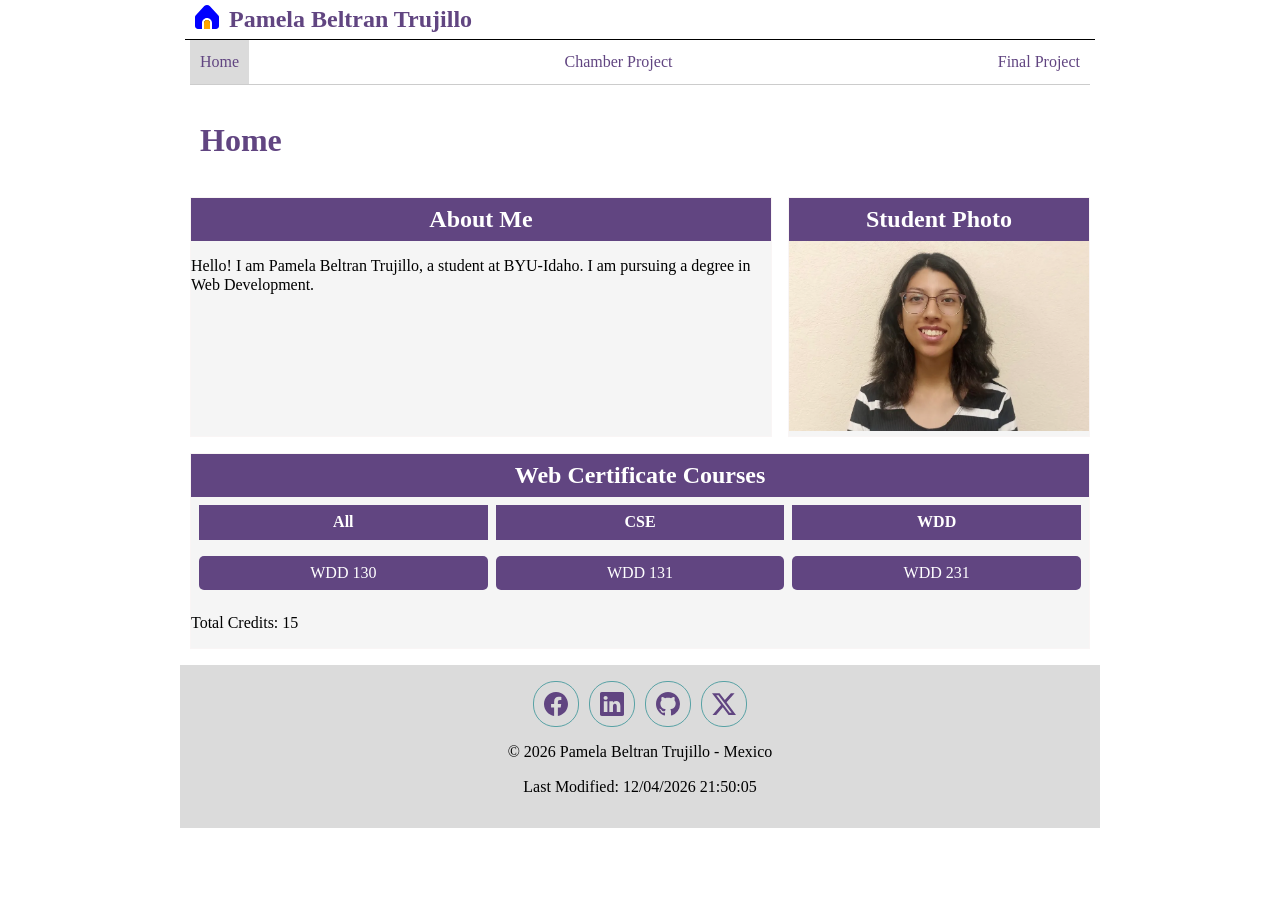
<file: index.html>
<!DOCTYPE html>
<html lang="en">

<head>
    <meta charset="UTF-8">
    <meta name="viewport" content="width=device-width, initial-scale=1.0">
    <title>WDD 231 - Pamela Beltran</title>
    <meta name="description" content="WDD 231- This is a website about chambers of commerce and how they are used to help businesses.">
    <meta name="author" content="Pamela Beltran Trujillo">

    <meta property="og:title" content="WDD 231 - Pamela Beltran">
    <meta property="og:description" content="WDD 231- This is a website about chambers of commerce and how they are used to help businesses.">
    <meta property="og:url" content="">
    <meta property="og:image" content="">

    <link rel="stylesheet" href="styles/normalize.css">
    <link rel="stylesheet" href="styles/base.css">
    <link rel="stylesheet" href="styles/larger.css">
    <script src="scripts/join.js" defer></script>
    <script src="scripts/dates.js" defer></script>
    <script src="scripts/dialog.js" defer></script>

    <link rel="icon" href="../favicon.ico">

    <link rel="preconnect" href="https://fonts.googleapis.com">
    <link rel="preconnect" href="https://fonts.gstatic.com" crossorigin>
    <link href="https://fonts.googleapis.com/css2?family=Montenegrin+Gothic+One&family=Roboto:ital,wght@0,100..900;1,100..900&display=swap" rel="stylesheet">

</head>

<body>
    <header>
        <!--The <header> tag should contain a site logo (using an svg file) 
            and your name rendered using a <span> tag, and a hamburger icon on small screens.-->
        <img src="images/home.svg" alt="Site Logo" width="512" height="512">
        <span>Pamela Beltran Trujillo</span>
        <button id="ham-btn" class="hamburger"></button>
    </header>
    <nav id="nav-bar" class="navigation">
        <ul>
            <li class="current"><a href="#">Home</a></li>
            <li><a href="#">Chamber Project</a></li>
            <li><a href="#">Final Project</a></li>
        </ul>
    </nav>
    <main>
        <h1>Home</h1>
        <section class="about">
            <h2>About Me</h2>
            <p>Hello! I am Pamela Beltran Trujillo, a student at BYU-Idaho. I am pursuing a degree in Web Development.
            </p>
        </section>
        <section class="photo">
            <h2>Student Photo</h2>
            <img src="images/photo.webp" alt="Website Photo" width="300" height="190">
        </section>
        <section class="courses">
            <h2>Web Certificate Courses</h2>
            <div class="courses-filter">
                <p><strong>All</strong></p>
                <p><strong>CSE</strong></p>
                <p><strong>WDD</strong></p>
            </div>
            <div class="courses-list">
                <p>WDD 130</p>
                <p>WDD 131</p>
                <p>WDD 231</p>
            </div>
            <p>Total Credits: 15</p>
        </section>
        <dialog id="course-details"></dialog>
    </main>
    <footer>
        <div class="social">
            <a href="https://www.facebook.com/login/" target="_blank"><img src="images/facebook1.svg" alt="Facebook Logo"
                    width="16" height="16"></a>
            <a href="https://www.linkedin.com/login/" target="_blank"><img src="images/linkedin.svg" alt="LinkedIn Logo"
                    width="16" height="16"></a>
            <a href="https://github.com/login" target="_blank"><img src="images/github.svg" alt="GitHub Logo" width="16"
                    height="16"></a>
            <a href="https://x.com/" target="_blank"><img src="images/twitter-x.svg" alt="Twitter Logo" width="16"
                    height="16"></a>
        </div>
        <p>&copy; <span id="copyrightYear"></span> Pamela Beltran Trujillo - Mexico</p>
        <p>Last Modified: <span id="lastModified"></span></p>
    </footer>
</body>

</html>
</file>
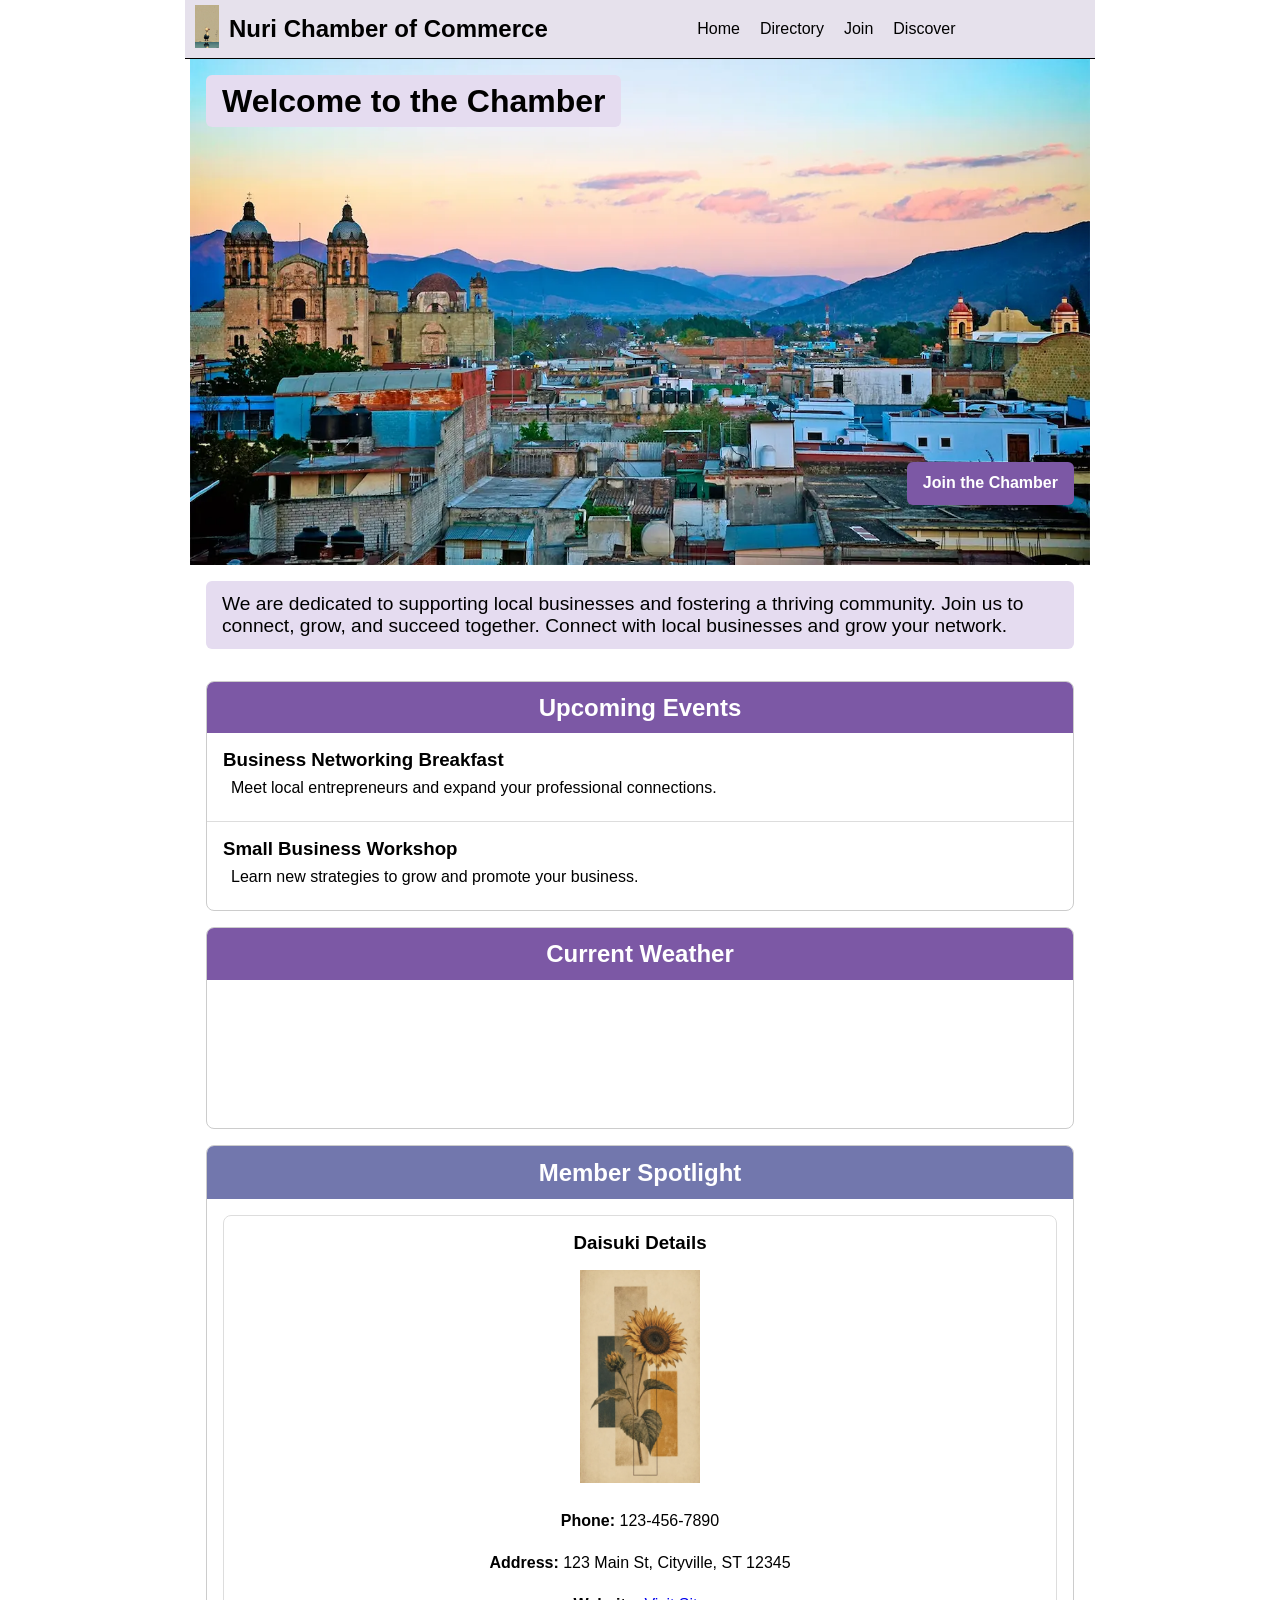
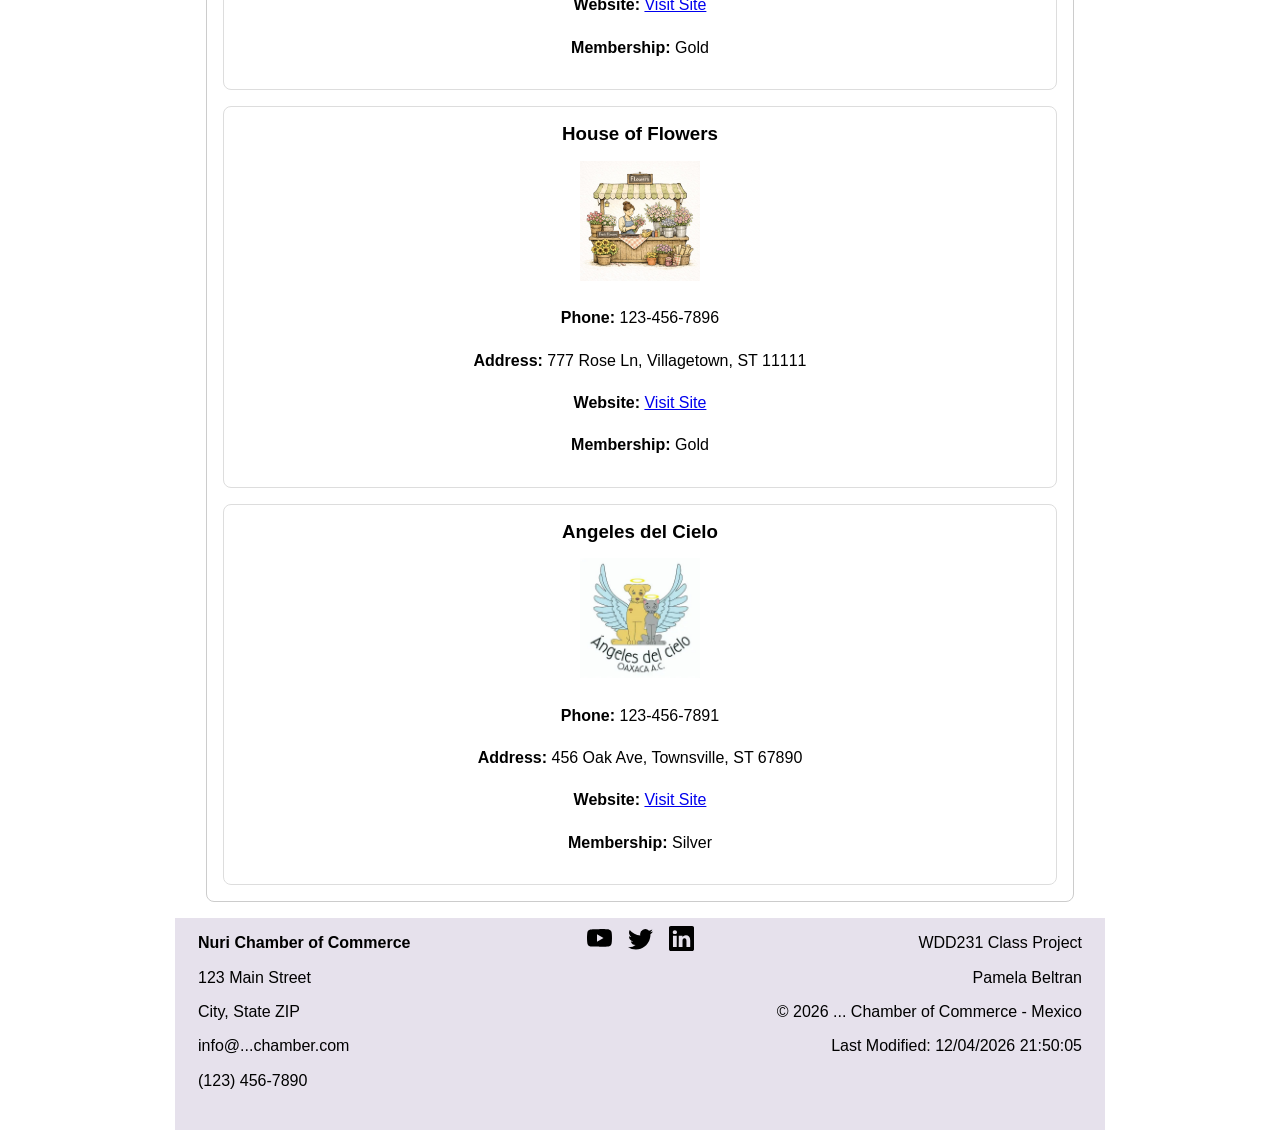
<file: chamber/index.html>
<!DOCTYPE html>
<html lang="en">
<head>
    <meta charset="UTF-8">
    <meta name="viewport" content="width=device-width, initial-scale=1.0">
    <title>Home Page of Nuri Chamber Commerce</title>
    <meta name="author" content="Pamela Beltran Trujillo">
    <meta name="description" content="This is a home page for the chamber of commerce website.">

    <meta property="og:title" content="Here you will find the Home Page ">
    <meta property="og:description" content="This is a home page for the chamber of commerce website.">
    <meta property="og:url" content="https://pame17-k.github.io/wdd231/chamber/index.html">
    <meta property="og:image" content="https://pame17-k.github.io/wdd231/chamber/images/logo1.webp">

    <link rel="stylesheet" href="styles/small.css">
    <link rel="stylesheet" href="styles/base.css" media="(min-width: 600px)">
    <link rel="stylesheet" href="styles/normalize.css">
    <script src="scripts/getdates.js" defer></script>
    <script src="scripts/button.js" defer></script>
    <script src="scripts/weather.js" defer></script>
    <script src="scripts/spotlight.js" defer></script>
    
    <link rel="icon" href="./directory-fav.ico">

    <link rel="preconnect" href="https://fonts.googleapis.com">
    <link rel="preconnect" href="https://fonts.gstatic.com" crossorigin>
    <link href="https://fonts.googleapis.com/css2?family=Montenegrin+Gothic+One&family=Roboto:ital,wght@0,100..900;1,100..900&display=swap" rel="stylesheet">

</head>
<body>
    <header>
        <!--The <header> tag should contain a site logo (using an svg file) 
            and your name rendered using a <span> tag, and a hamburger icon on small screens.-->
        <img src="images/logo1.webp" alt="Site Logo" width="512" height="512">
        <span>Nuri Chamber of Commerce</span>
        <button id="ham-btn" class="hamburger"></button>
        <nav id="nav-bar" class="navigation">
            <ul>
                <li class="current"><a href="index.html">Home</a></li>
                <li><a href="directory.html">Directory</a></li>
                <li><a href="join.html">Join</a></li>
                <li><a href="discover.html">Discover</a></li>
            </ul>
        </nav>
    </header>
    <main>
        <section class="hero">
            <img src="images/oaxaca.webp" alt="Beautiful city of Oaxaca" width="700" height="500">
            <h1>Welcome to the Chamber</h1>
            <a href="join.html" class="cta">Join the Chamber</a>
            <p>We are dedicated to supporting local businesses and fostering a thriving community. Join us to connect, grow, and succeed together. Connect with local businesses and grow your network.</p>
        
        </section>

        <div class="info-sections">
            <section class="events">
                <h2>Upcoming Events</h2>
                <article>
                    <h3>Business Networking Breakfast</h3>
                    <p>Meet local entrepreneurs and expand your professional connections.</p>
                </article>
                <article>
                    <h3>Small Business Workshop</h3>
                    <p>Learn new strategies to grow and promote your business.</p>
                </article>
            </section>

            <section class="weather">
                <h2>Current Weather</h2>
                <div id="current-weather">
                </div>
                <div id="forecast"></div>
            </section>
        </div>

            <section class="member-spotlight">
                <h2>Member Spotlight</h2>
                <div id="spotlight-container"></div>
            </section>
        
        
    </main>
    <footer>
        <div class="chamber-info">
            <p><strong>Nuri Chamber of Commerce</strong></p>
            <p>123 Main Street</p>
            <p>City, State ZIP</p>
            <p>info@...chamber.com</p>
            <p>(123) 456-7890</p>
        </div>
        <div class="social">
            <a href="https://www.youtube.com/login/" target="_blank"><img src="images/youtube.svg" alt="YouTube"
                    width="16" height="16"></a>
            <a href="https://twitter.com/" target="_blank"><img src="images/twitter.svg" alt="Twitter" width="16"
                    height="16"></a>
            <a href="https://www.linkedin.com/login/" target="_blank"><img src="images/linkedin1.svg" alt="LinkedIn"
                    width="16" height="16"></a>
        </div>
        <div class="copyright">
            <p>WDD231 Class Project</p>
            <p>Pamela Beltran</p>
            <p>&copy; <span id="copyrightYear"></span> ... Chamber of Commerce - Mexico</p>
            <p>Last Modified: <span id="lastModified"></span></p>
        </div>
    </footer>
</body>
</html>
</file>
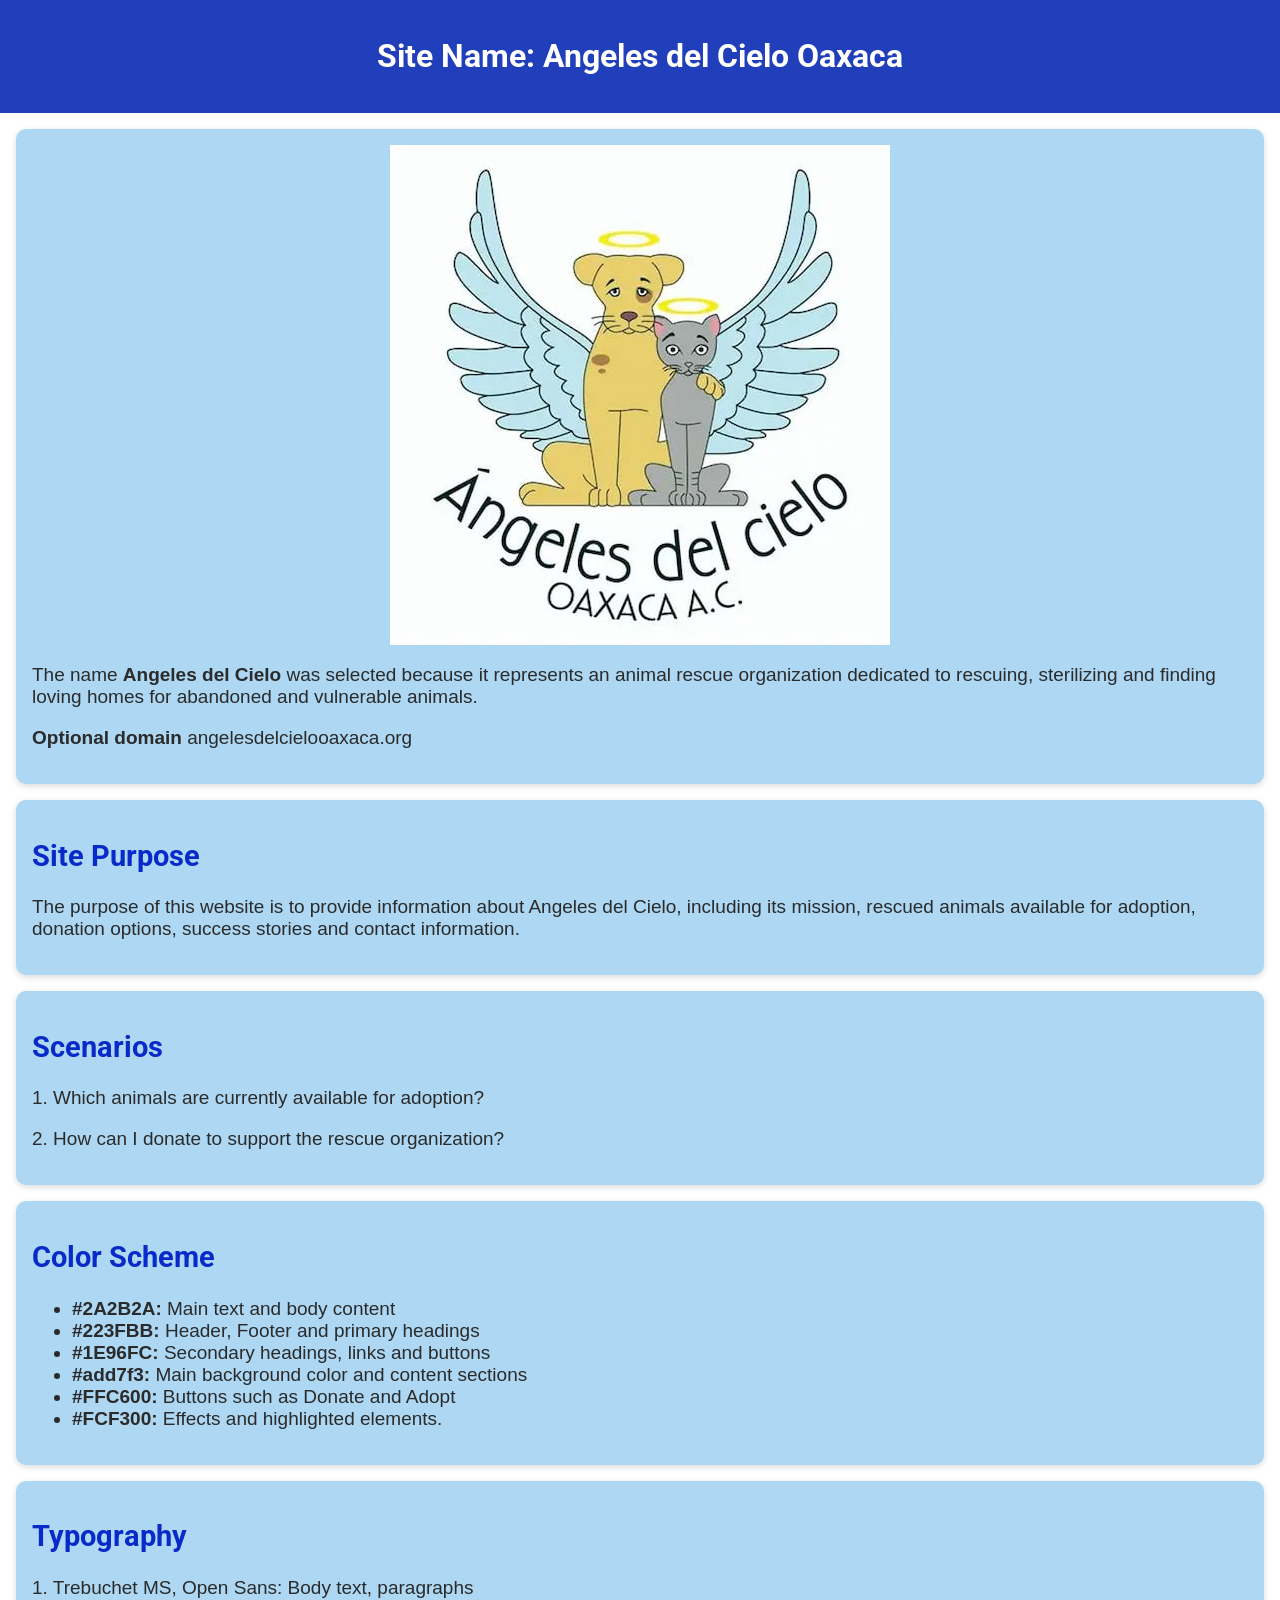
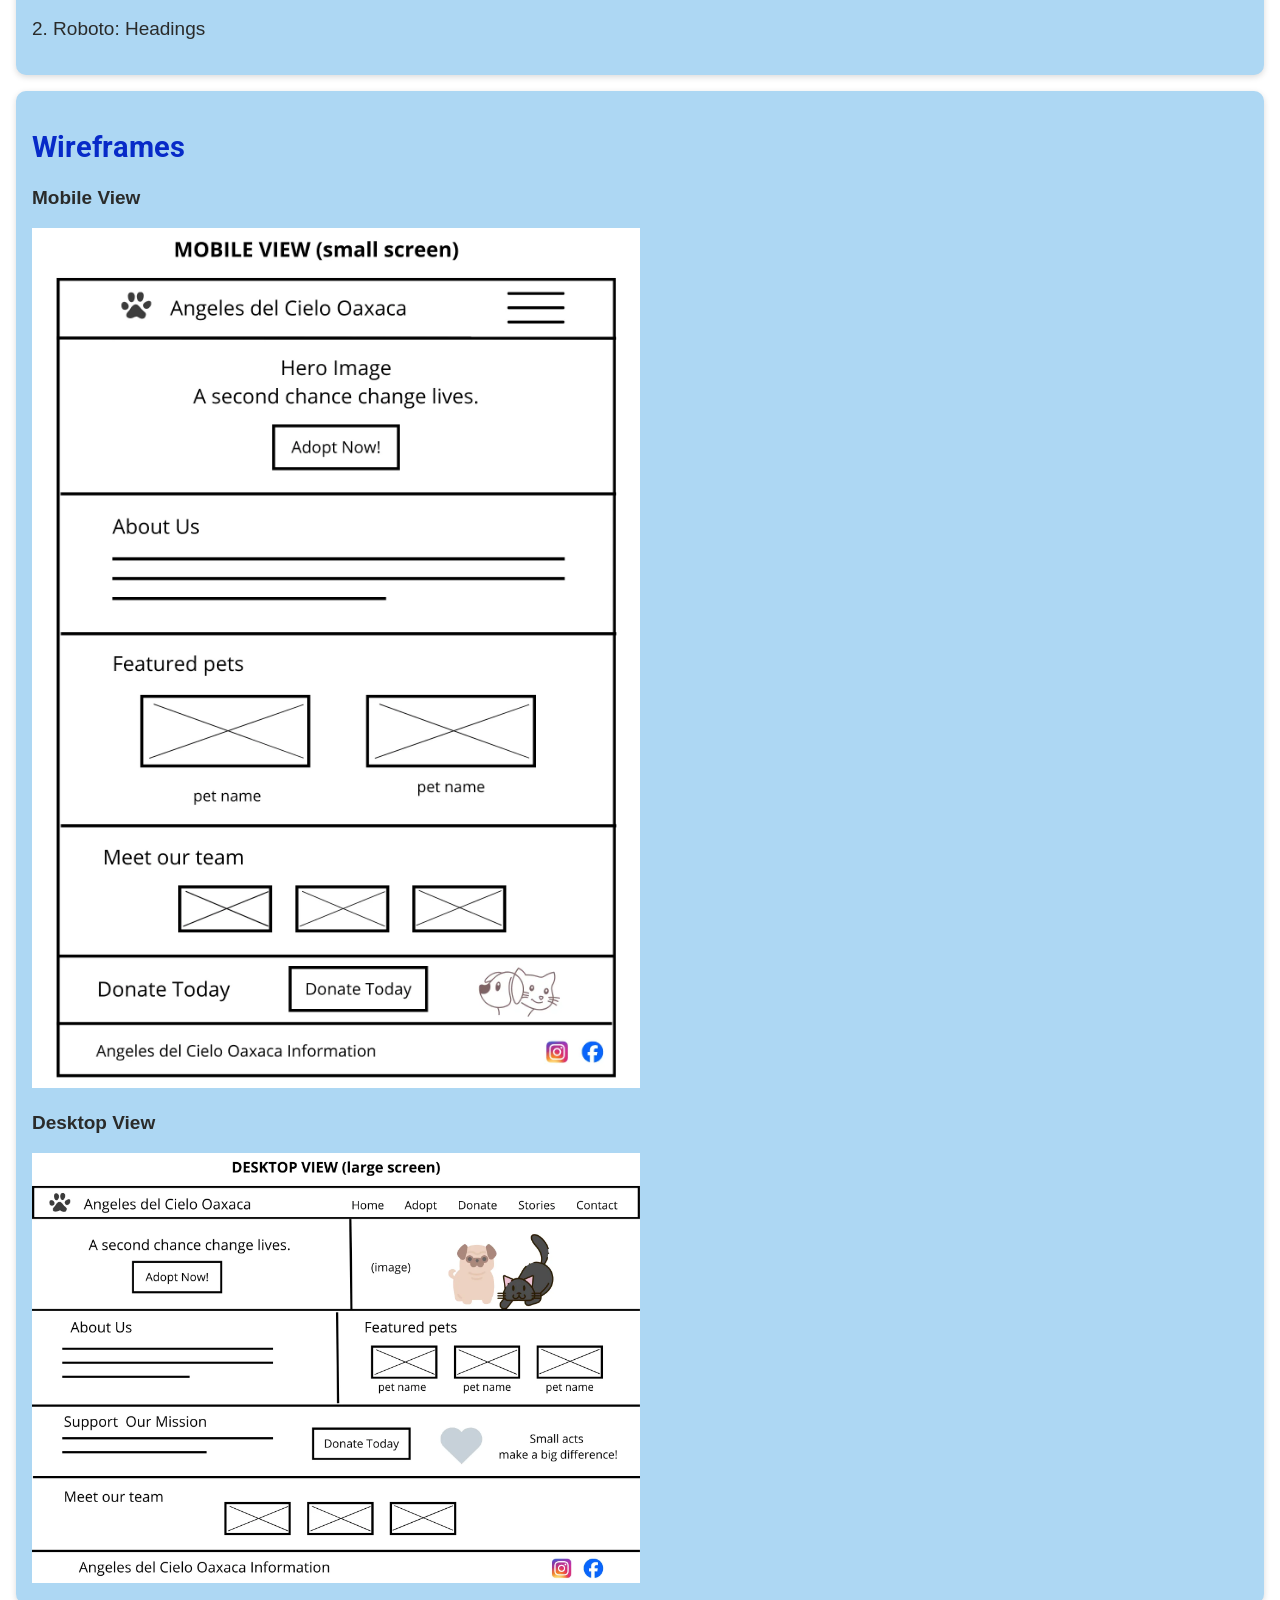
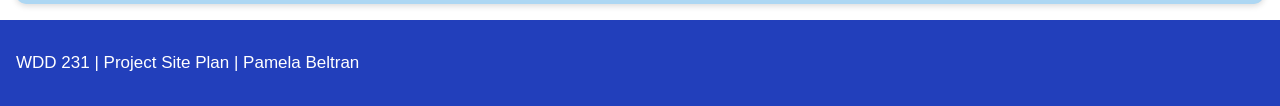
<file: project/index.html>
<!DOCTYPE html>
<html lang="en">
<head>
    <meta charset="UTF-8">
    <meta name="viewport" content="width=device-width, initial-scale=1.0">
    <title>Web Site Project</title>
    <link rel="stylesheet" href="styles/small.css">

    <link rel="preconnect" href="https://fonts.googleapis.com">
    <link rel="preconnect" href="https://fonts.gstatic.com" crossorigin>
    <link href="https://fonts.googleapis.com/css2?family=Montenegrin+Gothic+One&family=Roboto:ital,wght@0,100..900;1,100..900&display=swap" rel="stylesheet">
</head>
<body>
    <header>
        <h1>Site Name: Angeles del Cielo Oaxaca</h1>
        
    </header>
    <main>
        <section class="apix-card">
            <img class="charlie" src="images/Icon-Angeles.jpg" alt="Angeles del Cielo" >
            <p>The name <strong>Angeles del Cielo</strong> was selected because it represents an animal rescue organization dedicated to rescuing, sterilizing and finding loving homes for abandoned and vulnerable animals.</p>
            <p><strong>Optional domain</strong> angelesdelcielooaxaca.org</p>
        </section>
        <section class="apix-card">
            <h2>Site Purpose</h2>
            <p>The purpose of this website is to provide information about Angeles del Cielo, including its mission, rescued animals available for adoption, donation options, success stories and contact information.</p>
        </section>
        <section class="apix-card">
            <h2>Scenarios</h2>
            <p>1. Which animals are currently available for adoption?</p>
            <p>2. How can I donate to support the rescue organization?</p>
        </section>
        <section class="apix-card">
            <h2>Color Scheme</h2>
            <ul>
                <li><strong>#2A2B2A:</strong> Main text and body content</li>
                <li><strong>#223FBB: </strong> Header, Footer and primary headings</li>
                <li><strong>#1E96FC:</strong> Secondary headings, links and buttons </li>
                <li><strong>#add7f3: </strong> Main background color and content sections</li>
                <li><strong>#FFC600: </strong> Buttons such as Donate and Adopt</li>
                <li><strong>#FCF300: </strong> Effects and highlighted elements.</li>
            </ul>
        </section>
        <section class="apix-card">
            <h2>Typography</h2>
            <p>1. Trebuchet MS, Open Sans: Body text, paragraphs</p>
            <p>2. Roboto: Headings</p>
        </section>
        <section class="apix-card">
            <h2>Wireframes</h2>
            <p><strong>Mobile View</strong></p>
            <img src="images/wireframe-mobile.webp" alt="Mobile View">
            <p><strong>Desktop View</strong></p>
            <img src="images/wireframe-desktop.webp" alt="Desktop View">
        </section>
    </main>
    <footer>
        <p>WDD 231 | Project Site Plan | Pamela Beltran</p>
    </footer>
</body>
</html>
</file>
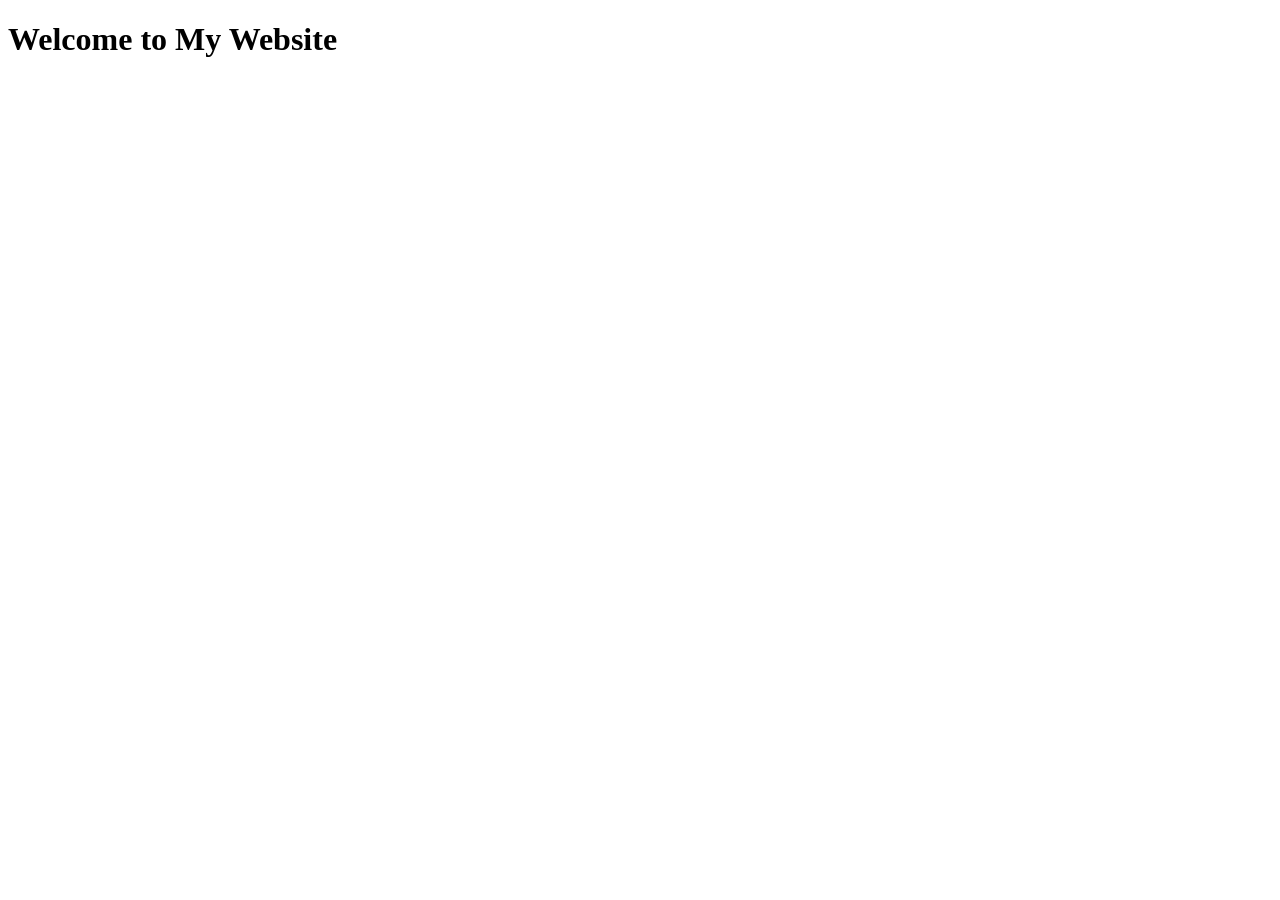
<file: demo.html>
<!DOCTYPE html>
<html lang="en">

<head>
    <meta charset="UTF-8">
    <meta name="viewport" content="width=device-width, initial-scale=1.0">
    <title>Document</title>
</head>

<body>
    <header>
        <h1>Welcome to My Website</h1>
    </header>
    <main>

    </main>
    <footer></footer>
</body>

</html>
</file>
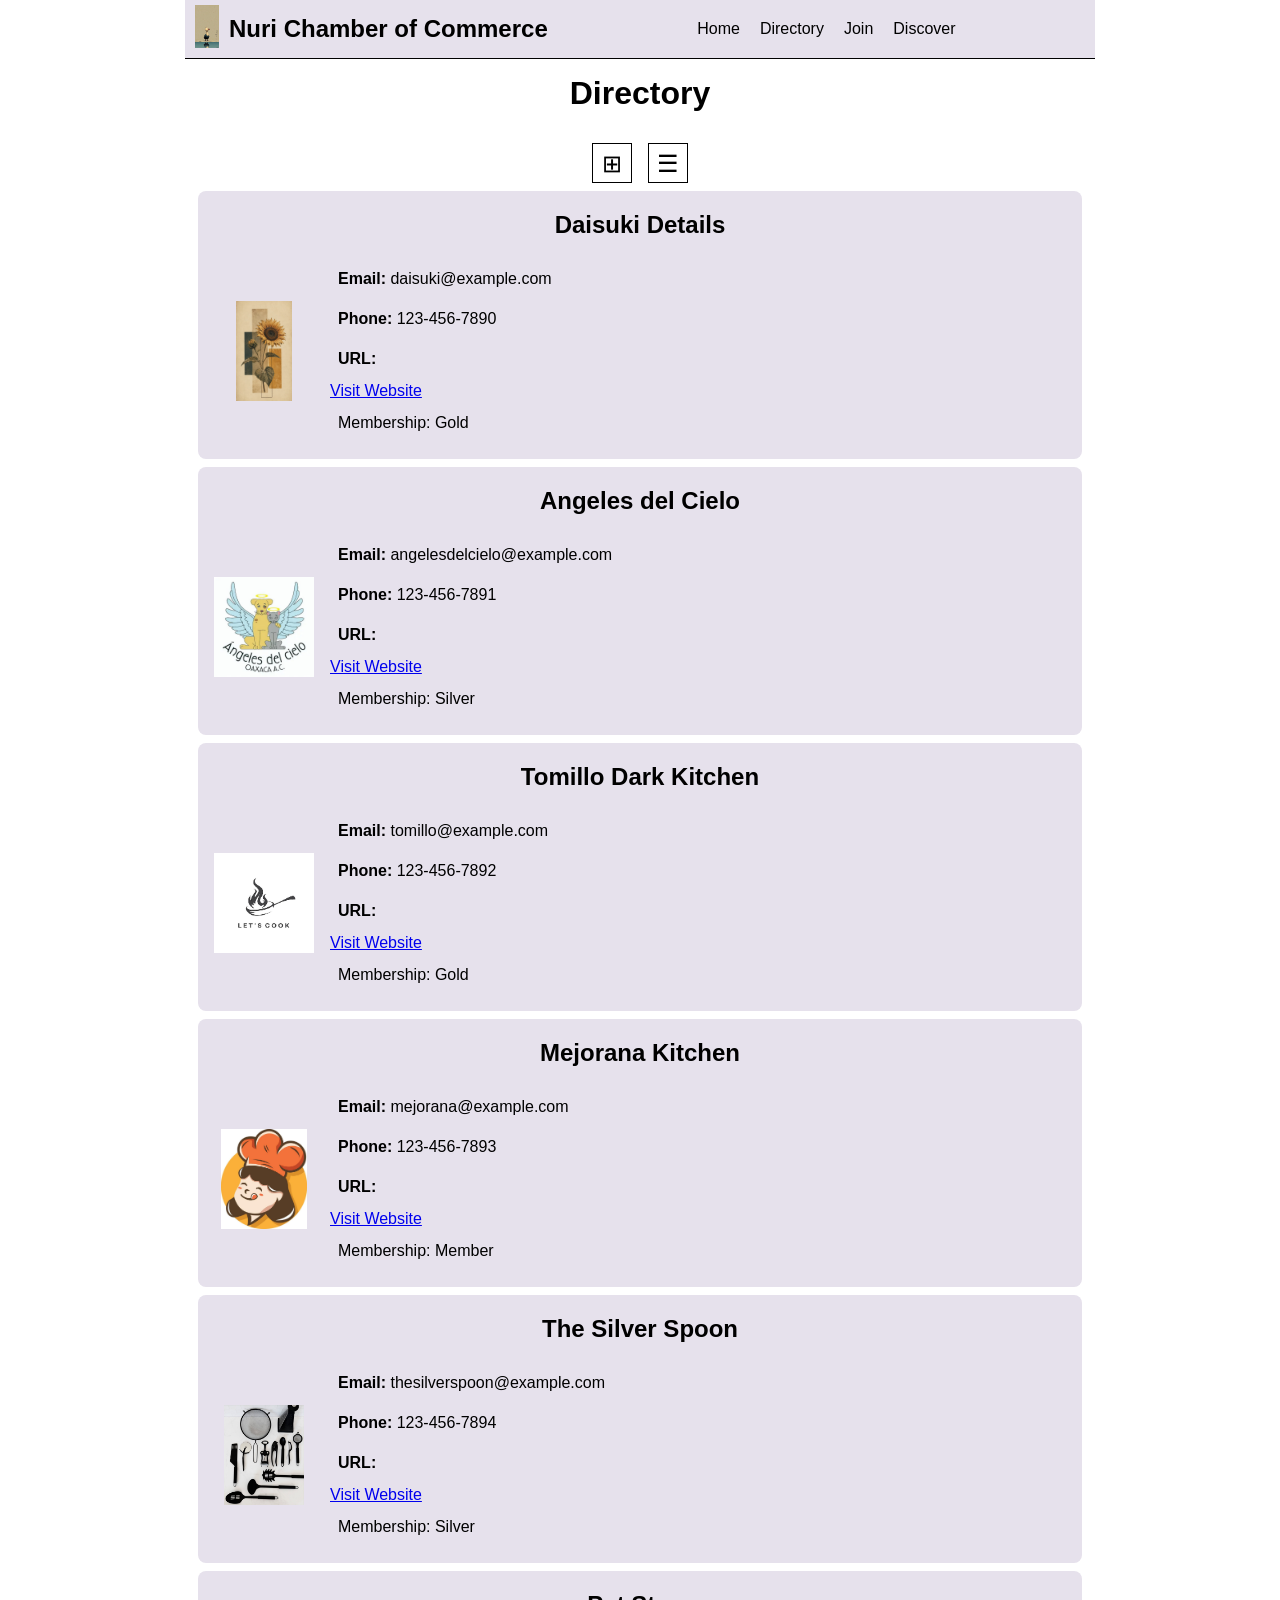
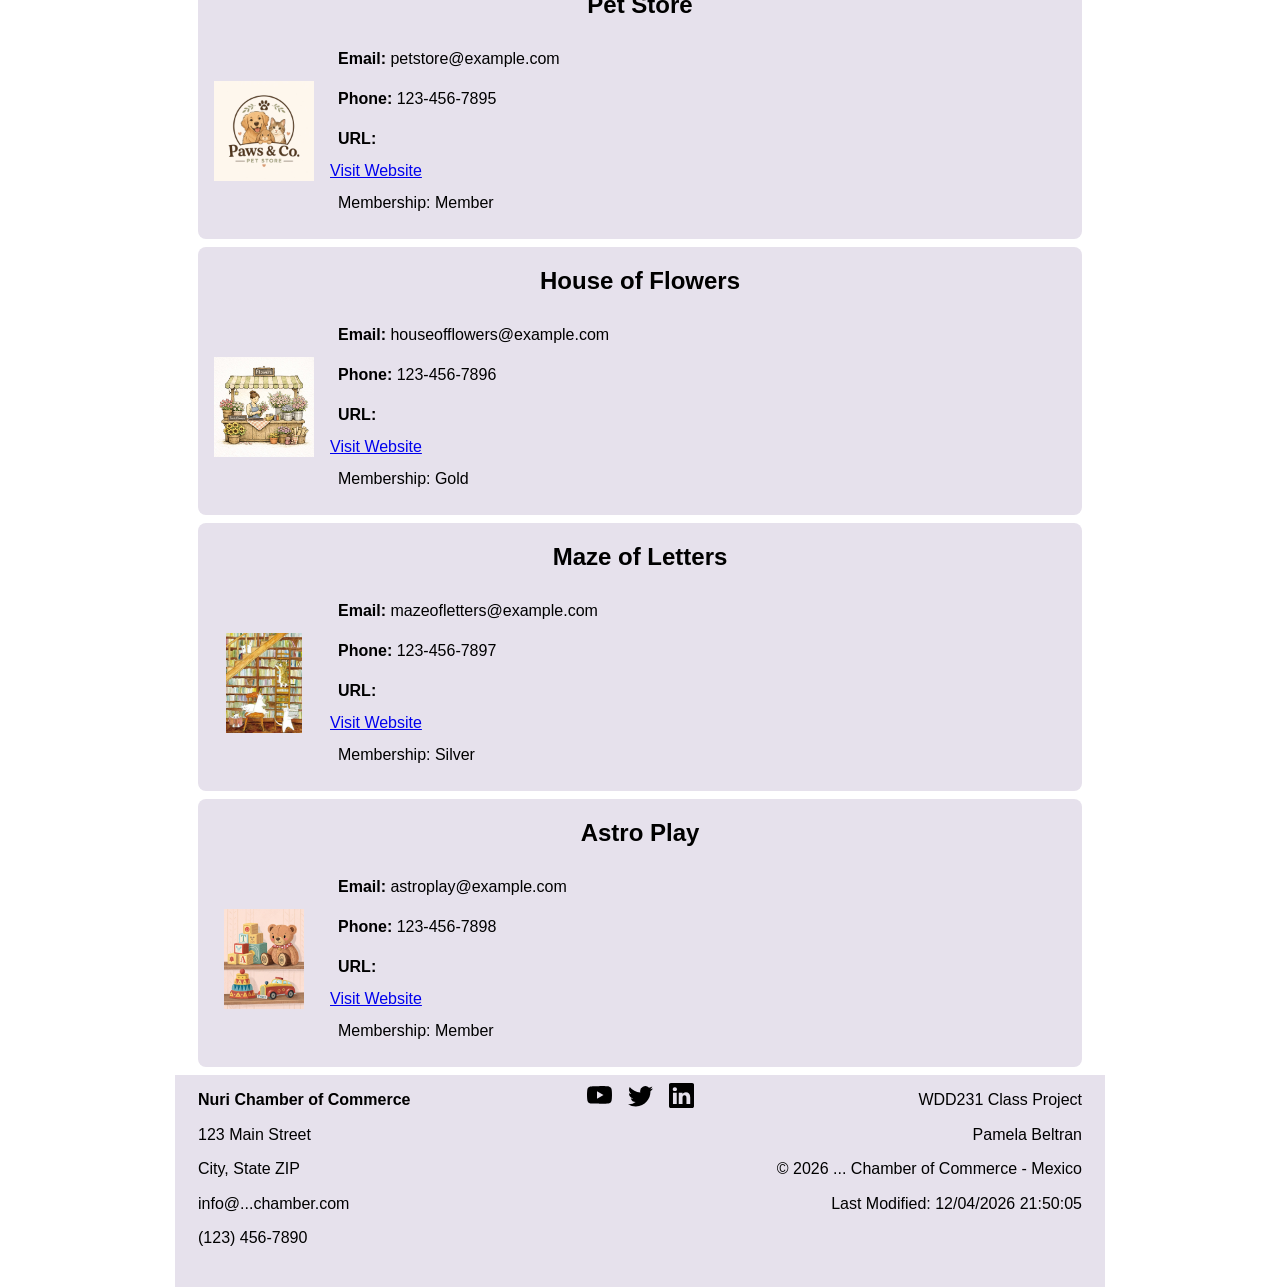
<file: chamber/directory.html>
<!DOCTYPE html>
<html lang="en">
<head>
    <meta charset="UTF-8">
    <meta name="viewport" content="width=device-width, initial-scale=1.0">
    <title>Directory of the Nuri Chamber Commerce</title>
    <meta name="author" content="Pamela Beltran Trujillo">
    <meta name="description" content="This is a directory page for the chamber of commerce website.">

    <meta property="og:title" content="Directory">
    <meta property="og:description" content="This is a directory page for the chamber of commerce website.">
    <meta property="og:url" content="https://pame17-k.github.io/wdd231/chamber/directory.html">
    <meta property="og:image" content="https://pame17-k.github.io/wdd231/chamber/images/logo1.webp">

    <link rel="stylesheet" href="styles/small.css">
    <link rel="stylesheet" href="styles/base.css" media="(min-width: 600px)">
    <link rel="stylesheet" href="styles/normalize.css">
    <script src="scripts/getdates.js" defer></script>
    <script src="scripts/directory.js" defer></script>
    <script src="scripts/button.js" defer></script>

    <link rel="icon" href="./directory-fav.ico">

    <link rel="preconnect" href="https://fonts.googleapis.com">
    <link rel="preconnect" href="https://fonts.gstatic.com" crossorigin>
    <link href="https://fonts.googleapis.com/css2?family=Montenegrin+Gothic+One&family=Roboto:ital,wght@0,100..900;1,100..900&display=swap" rel="stylesheet">

</head>
<body>
    <header>
        <!--The <header> tag should contain a site logo (using an svg file) 
            and your name rendered using a <span> tag, and a hamburger icon on small screens.-->
        <img src="images/logo1.webp" alt="Site Logo" width="512" height="512">
        <span>Nuri Chamber of Commerce</span>
        <button id="ham-btn" class="hamburger"></button>
        <nav id="nav-bar" class="navigation">
            <ul>
                <li class="current"><a href="index.html">Home</a></li>
                <li><a href="directory.html">Directory</a></li>
                <li><a href="join.html">Join</a></li>
                <li><a href="discover.html">Discover</a></li>
            </ul>
        </nav>
    </header>
    
    <main>
        <h1>Directory</h1>
        <div class="view-buttons">
            <button id="grid" aria-label="Grid View">⊞</button>
            <button id="list" aria-label="List View">☰</button>
        </div>
        <section id="members"></section>
    </main>
    <footer>
        <div class="chamber-info">
            <p><strong>Nuri Chamber of Commerce</strong></p>
            <p>123 Main Street</p>
            <p>City, State ZIP</p>
            <p>info@...chamber.com</p>
            <p>(123) 456-7890</p>
        </div>
        <div class="social">
            <a href="https://www.youtube.com/login/" target="_blank"><img src="images/youtube.svg" alt="YouTube"
                    width="16" height="16"></a>
            <a href="https://twitter.com/" target="_blank"><img src="images/twitter.svg" alt="Twitter" width="16"
                    height="16"></a>
            <a href="https://www.linkedin.com/login/" target="_blank"><img src="images/linkedin1.svg" alt="LinkedIn"
                    width="16" height="16"></a>
        </div>
        <div class="copyright">
            <p>WDD231 Class Project</p>
            <p>Pamela Beltran</p>
            <p>&copy; <span id="copyrightYear"></span> ... Chamber of Commerce - Mexico</p>
            <p>Last Modified: <span id="lastModified"></span></p>
        </div>
    </footer>
</body>
</html>
</file>
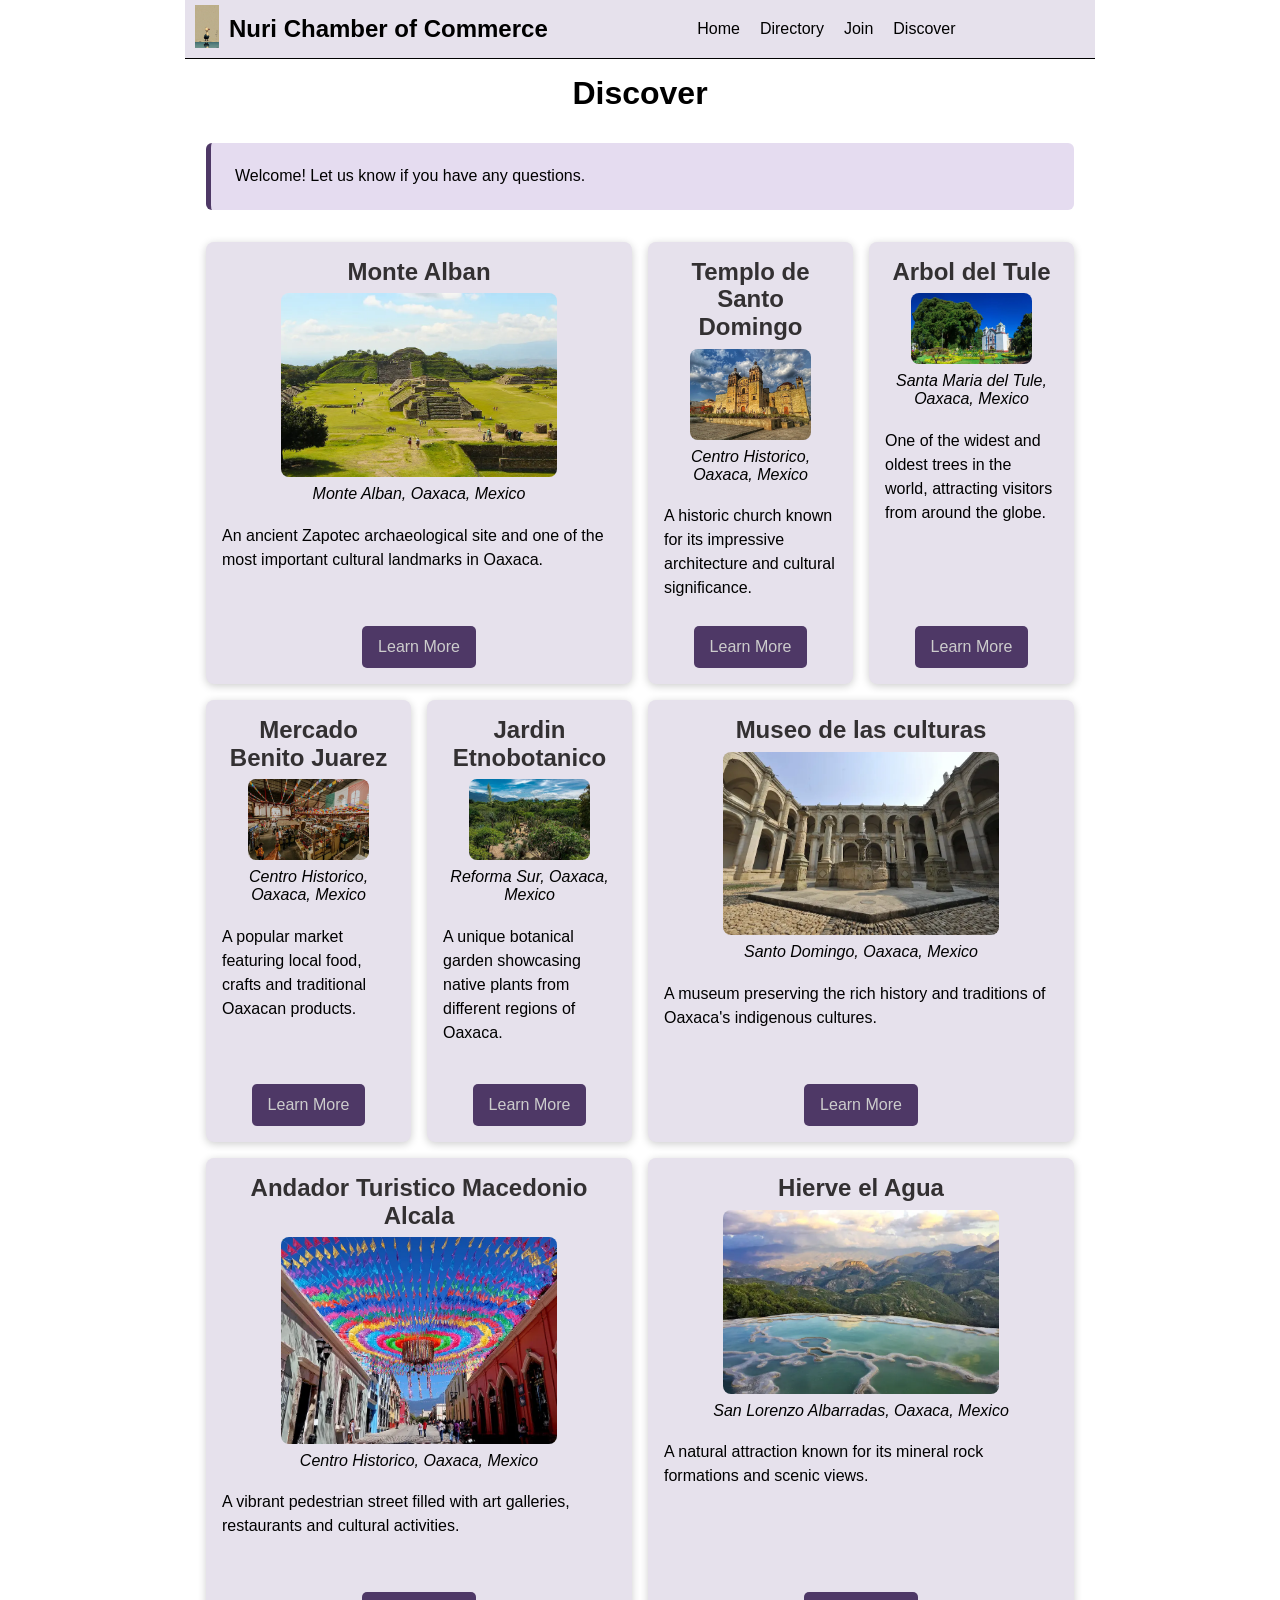
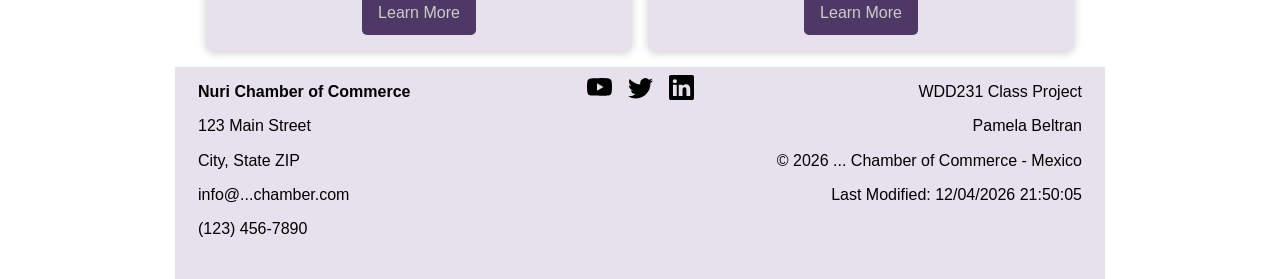
<file: chamber/discover.html>
<!DOCTYPE html>
<html lang="en">
<head>
    <meta charset="UTF-8">
    <meta name="viewport" content="width=device-width, initial-scale=1.0">
    <title>Discover page of the Nuri Chamber Commerce</title>
    <meta name="author" content="Pamela Beltran Trujillo">
    <meta name="description" content="This is a discover page for the chamber of commerce website.">

    <meta property="og:title" content="Discover Page of the Chamber">
    <meta property="og:description" content="This is a discover page for the chamber of commerce website.">
    <meta property="og:url" content="https://pame17-k.github.io/wdd231/chamber/discover.html">
    <meta property="og:image" content="https://pame17-k.github.io/wdd231/chamber/images/logo1.webp">

    <link rel="stylesheet" href="styles/small.css">
    <link rel="stylesheet" href="styles/base.css" media="(min-width: 600px)">
    <link rel="stylesheet" href="styles/normalize.css">
    <script src="scripts/getdates.js" defer></script>
    <script src="scripts/button.js" defer></script>
    <script type="module" src="scripts/discover.js"></script>

    <link rel="icon" href="./directory-fav.ico">

    <link rel="preconnect" href="https://fonts.googleapis.com">
    <link rel="preconnect" href="https://fonts.gstatic.com" crossorigin>
    <link href="https://fonts.googleapis.com/css2?family=Montenegrin+Gothic+One&family=Roboto:ital,wght@0,100..900;1,100..900&display=swap" rel="stylesheet">

</head>
<body>
    <header>
        <!--The <header> tag should contain a site logo (using an svg file) 
            and your name rendered using a <span> tag, and a hamburger icon on small screens.-->
        <img src="images/logo1.webp" alt="Site Logo" width="512" height="512">
        <span>Nuri Chamber of Commerce</span>
        <button id="ham-btn" class="hamburger"></button>
        <nav id="nav-bar" class="navigation">
            <ul>
                <li><a href="index.html">Home</a></li>
                <li><a href="directory.html">Directory</a></li>
                <li><a href="join.html">Join</a></li>
                <li class="current"><a href="discover.html">Discover</a></li>
            </ul>
        </nav>
    </header>
    
    <main>
        <h1>Discover</h1>
        <section class="visitor-message">
            <p id="visit-message"></p>
        </section>
        <section class="discover-content">
            <div id="discover-cards"></div>
        </section>
    </main>
    <footer>
        <div class="chamber-info">
            <p><strong>Nuri Chamber of Commerce</strong></p>
            <p>123 Main Street</p>
            <p>City, State ZIP</p>
            <p>info@...chamber.com</p>
            <p>(123) 456-7890</p>
        </div>
        <div class="social">
            <a href="https://www.youtube.com/login/" target="_blank"><img src="images/youtube.svg" alt="YouTube"
                    width="16" height="16"></a>
            <a href="https://twitter.com/" target="_blank"><img src="images/twitter.svg" alt="Twitter" width="16"
                    height="16"></a>
            <a href="https://www.linkedin.com/login/" target="_blank"><img src="images/linkedin1.svg" alt="LinkedIn"
                    width="16" height="16"></a>
        </div>
        <div class="copyright">
            <p>WDD231 Class Project</p>
            <p>Pamela Beltran</p>
            <p>&copy; <span id="copyrightYear"></span> ... Chamber of Commerce - Mexico</p>
            <p>Last Modified: <span id="lastModified"></span></p>
        </div>
    </footer>
    
</body>
</html>
</file>
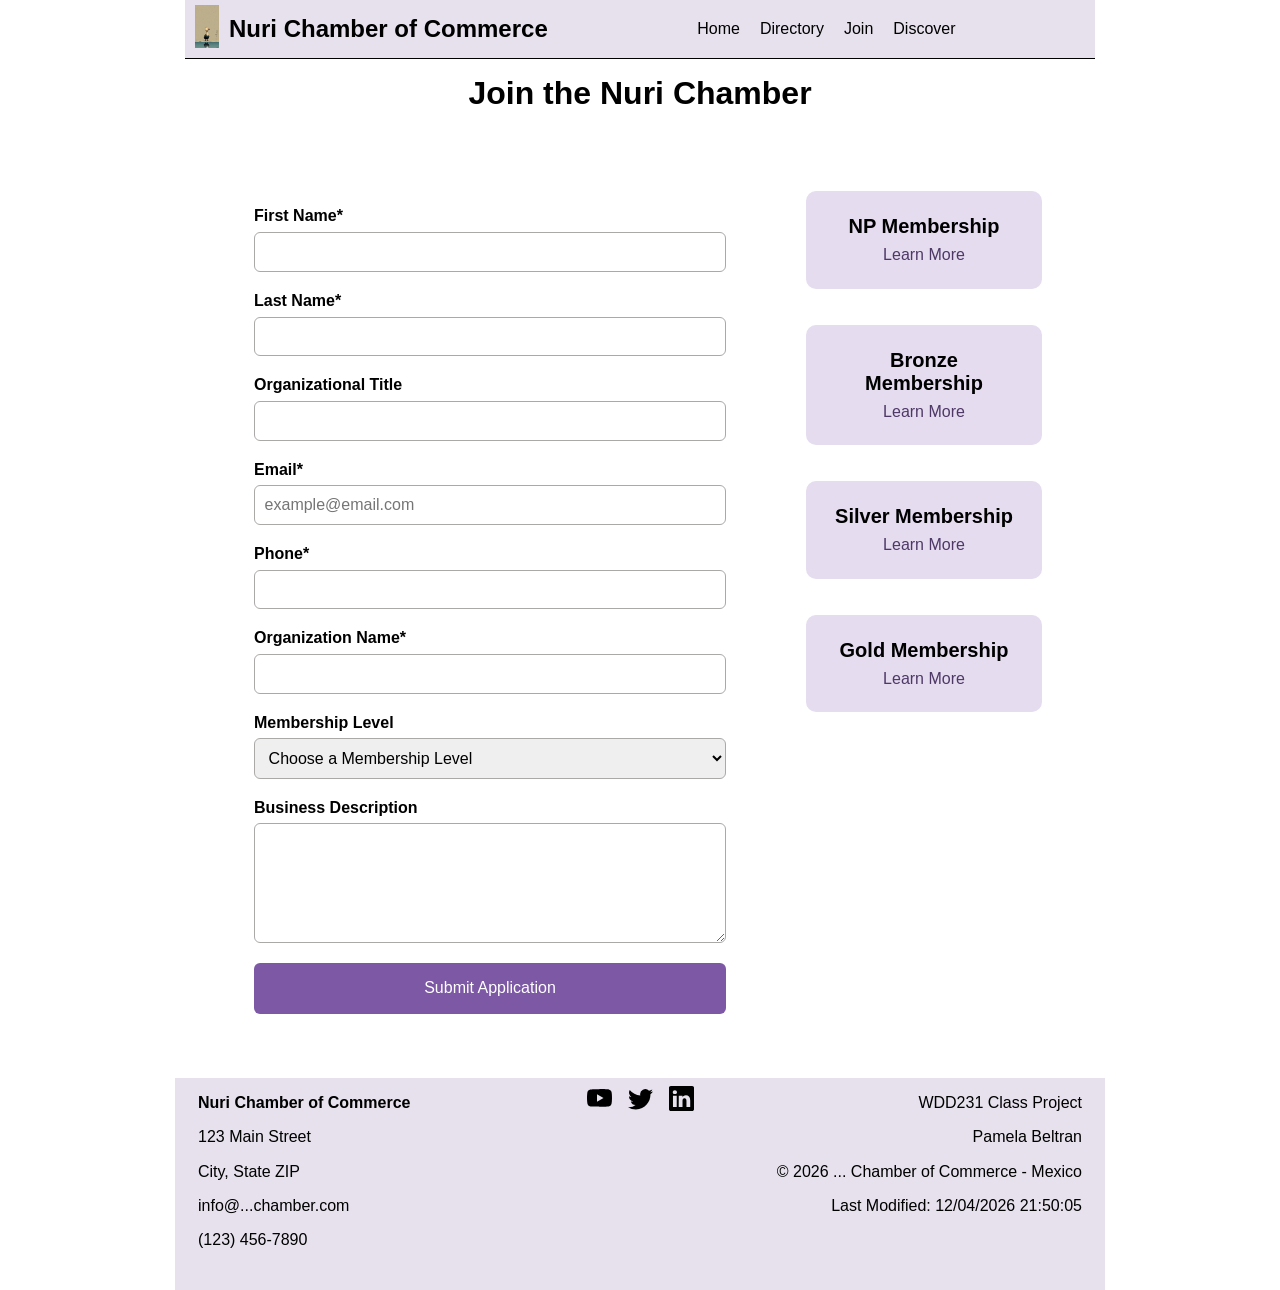
<file: chamber/join.html>
<!DOCTYPE html>
<html lang="en">
<head>
    <meta charset="UTF-8">
    <meta name="viewport" content="width=device-width, initial-scale=1.0">
    <title>Join to the Nuri Chamber Commerce </title>
    <meta name="author" content="Pamela Beltran Trujillo">
    <meta name="description" content="This is a join page for the chamber of commerce website.">

    <meta property="og:title" content="Join to the Nuri Chamber Commerce">
    <meta property="og:description" content="This is a join page for the chamber of commerce website.">
    <meta property="og:url" content="https://pame17-k.github.io/wdd231/chamber/join.html">
    <meta property="og:image" content="https://pame17-k.github.io/wdd231/chamber/images/logo1.webp">

    <link rel="stylesheet" href="styles/small.css">
    <link rel="stylesheet" href="styles/base.css" media="(min-width: 600px)">
    <link rel="stylesheet" href="styles/normalize.css">
    <script src="scripts/getdates.js" defer></script>
    <script src="scripts/directory.js" defer></script>
    <script src="scripts/button.js" defer></script>
    <script src="scripts/join.js" defer></script>

    <link rel="icon" href="./directory-fav.ico">

    <link rel="preconnect" href="https://fonts.googleapis.com">
    <link rel="preconnect" href="https://fonts.gstatic.com" crossorigin>
    <link href="https://fonts.googleapis.com/css2?family=Montenegrin+Gothic+One&family=Roboto:ital,wght@0,100..900;1,100..900&display=swap" rel="stylesheet">

</head>
<body>
    <header>
        <!--The <header> tag should contain a site logo (using an svg file) 
            and your name rendered using a <span> tag, and a hamburger icon on small screens.-->
        <img src="images/logo1.webp" alt="Site Logo" width="512" height="512">
        <span>Nuri Chamber of Commerce</span>
        <button id="ham-btn" class="hamburger"></button>
        <nav id="nav-bar" class="navigation">
            <ul>
                <li class="current"><a href="index.html">Home</a></li>
                <li><a href="directory.html">Directory</a></li>
                <li><a href="join.html">Join</a></li>
                <li><a href="discover.html">Discover</a></li>
            </ul>
        </nav>
    </header>
    <main>
        <h1>Join the Nuri Chamber</h1>
        <div class="join-container">
            <section class="form-section">
                <!--formulario-->
                <form method="get" action="thankyou.html">
                    <label>
                        First Name*
                        <input type="text" name="fname" title="Enter your first name" autocomplete="given-name" required>
                    </label>
                    <label>
                        Last Name*
                        <input type="text" name="lname" title="Enter your last name" autocomplete="family-name" required>
                    </label>
                    <label>
                        Organizational Title
                        <input type="text" name="orgtitle" title="Enter your organizational title" autocomplete="organization-title" pattern="[A-Za-z\s\-]{7,}">
                    </label>
                    <label>
                        Email*
                        <input type="email" name="email" title="Enter your email address" placeholder="example@email.com" autocomplete="email" required>
                    </label>
                    <label>
                        Phone*
                        <input type="tel" name="phone" title="Enter your phone number" autocomplete="tel" required>
                    </label>
                    <label>
                        Organization Name*
                        <input type="text" name="organization" title="Enter business name" autocomplete="organization" required>
                    </label>
                    <label>
                        Membership Level
                        <select name="membership" required>
                            <option value="" disabled selected>Choose a Membership Level</option>
                            <option value="np">NP Membership</option>
                            <option value="bronze">Bronze Membership</option>
                            <option value="silver">Silver Membership</option>
                            <option value="gold">Gold Membership</option>
                        </select>
                    </label>
                    <label>
                        Business Description
                        <textarea name="description" title="Business Description" rows="5"></textarea>
                    </label>
                    <input type="hidden" id="timestamp" name="timestamp">
                    <input type="submit" value="Submit Application">
                </form>
            </section>
            <section class="membership-section">
                <!--tarjetas-->
                <div class="membership-card">
                    <h2>NP Membership</h2>
                    <a href="#" data-modal="npModal">Learn More</a>
                </div>
                <div class="membership-card">
                    <h2>Bronze Membership</h2>
                    <a href="#" data-modal="bronzeModal">Learn More</a>
                </div>
                <div class="membership-card">
                    <h2>Silver Membership</h2>
                    <a href="#" data-modal="silverModal">Learn More</a>
                </div>
                <div class="membership-card">
                    <h2>Gold Membership</h2>
                    <a href="#" data-modal="goldModal">Learn More</a>
                </div>
                
            </section>
        </div>
        <dialog id="npModal">
            <h2>NP Membership</h2>
            <p>Designed for non-profit organizations.</p>
            <ul>
                <li>No membership fee</li>
                <li>Networking opportunities</li>
            </ul>
            <button class="close-btn">Close</button>
        </dialog>
        <dialog id="bronzeModal">
            <h2>Bronze Membership</h2>
            <p>Basic networking opportunities.</p>
            <ul>
                <li>Chamber newsletter inclusion</li>
                <li>Business directory listing</li>
            </ul>
            <button class="close-btn">Close</button>
        </dialog>
        <dialog id="silverModal">
            <h2>Silver Membership</h2>
            <p>Additional advertising and event discounts.</p>
            <ul>
                <li>All bronze benefits</li>
                <li>Event discounts</li>
                <li>Business training opportunities</li>
            </ul>
            <button class="close-btn">Close</button>
        </dialog>
        <dialog id="goldModal">
            <h2>Gold Membership</h2>
            <p>Premium benefits, spotlight advertising and featured events.</p>
            <ul>
                <li>All silver benefits</li>
                <li>Featured business promotion</li>
                <li>Priority event sponsorships</li>
            </ul>
            <button class="close-btn">Close</button>
        </dialog>
    </main>
    <footer>
        <div class="chamber-info">
            <p><strong>Nuri Chamber of Commerce</strong></p>
            <p>123 Main Street</p>
            <p>City, State ZIP</p>
            <p>info@...chamber.com</p>
            <p>(123) 456-7890</p>
        </div>
        <div class="social">
            <a href="https://www.youtube.com/login/" target="_blank"><img src="images/youtube.svg" alt="YouTube"
                    width="16" height="16"></a>
            <a href="https://twitter.com/" target="_blank"><img src="images/twitter.svg" alt="Twitter" width="16"
                    height="16"></a>
            <a href="https://www.linkedin.com/login/" target="_blank"><img src="images/linkedin1.svg" alt="LinkedIn"
                    width="16" height="16"></a>
        </div>
        <div class="copyright">
            <p>WDD231 Class Project</p>
            <p>Pamela Beltran</p>
            <p>&copy; <span id="copyrightYear"></span> ... Chamber of Commerce - Mexico</p>
            <p>Last Modified: <span id="lastModified"></span></p>
        </div>
    </footer>
</body>
</html>
</file>
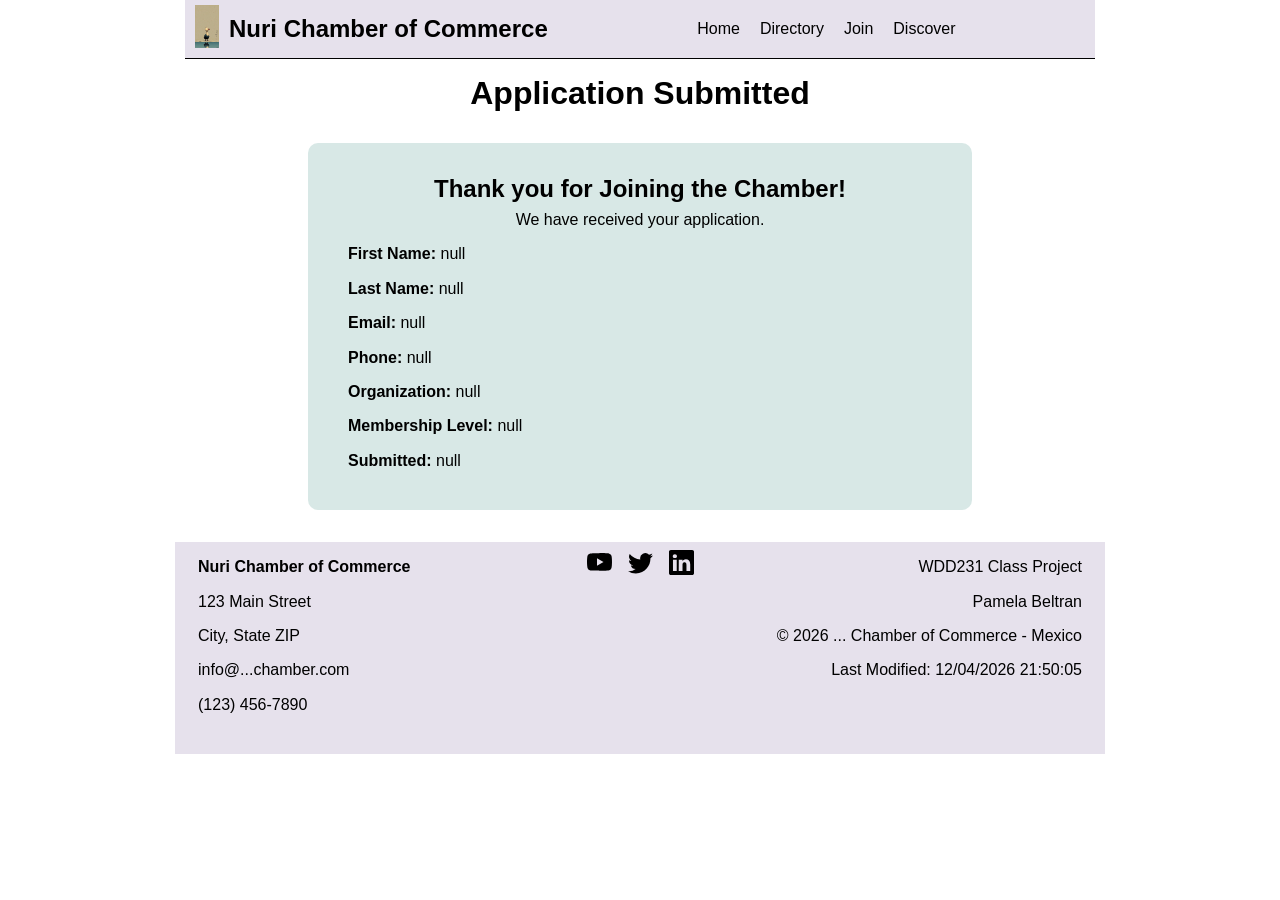
<file: chamber/thankyou.html>
<!DOCTYPE html>
<html lang="en">
<head>
    <meta charset="UTF-8">
    <meta name="viewport" content="width=device-width, initial-scale=1.0">
    <title>Join to the Nuri Chamber Commerce </title>
    <meta name="author" content="Pamela Beltran Trujillo">
    <meta name="description" content="This is a join page for the chamber of commerce website.">

    <meta property="og:title" content="Join to the Chamber">
    <meta property="og:description" content="This is a join page for the chamber of commerce website.">
    <meta property="og:url" content="https://pame17-k.github.io/wdd231/chamber/join.html">
    <meta property="og:image" content="https://pame17-k.github.io/wdd231/chamber/images/logo1.webp">

    <link rel="stylesheet" href="styles/small.css">
    <link rel="stylesheet" href="styles/base.css" media="(min-width: 600px)">
    <link rel="stylesheet" href="styles/normalize.css">
    <script src="scripts/getdates.js" defer></script>
    <script src="scripts/button.js" defer></script>
    <script src="scripts/thankyou.js" defer></script>

    <link rel="icon" href="./directory-fav.ico">

    <link rel="preconnect" href="https://fonts.googleapis.com">
    <link rel="preconnect" href="https://fonts.gstatic.com" crossorigin>
    <link href="https://fonts.googleapis.com/css2?family=Montenegrin+Gothic+One&family=Roboto:ital,wght@0,100..900;1,100..900&display=swap" rel="stylesheet">

</head>
<body>
    <header>
        <!--The <header> tag should contain a site logo (using an svg file) 
            and your name rendered using a <span> tag, and a hamburger icon on small screens.-->
        <img src="images/logo1.webp" alt="Site Logo" width="512" height="512">
        <span>Nuri Chamber of Commerce</span>
        <button id="ham-btn" class="hamburger"></button>
        <nav id="nav-bar" class="navigation">
            <ul>
                <li class="current"><a href="index.html">Home</a></li>
                <li><a href="directory.html">Directory</a></li>
                <li><a href="join.html">Join</a></li>
                <li><a href="discover.html">Discover</a></li>
            </ul>
        </nav>
    </header>
    <main>
        <h1>Application Submitted</h1>
        <section class="thankyou-card">
            <h2>Thank you for Joining the Chamber!</h2>
            <p class="thankyou-p">We have received your application.</p>
            <div id="application-details"></div>
        </section>
    </main>
    <footer>
        <div class="chamber-info">
            <p><strong>Nuri Chamber of Commerce</strong></p>
            <p>123 Main Street</p>
            <p>City, State ZIP</p>
            <p>info@...chamber.com</p>
            <p>(123) 456-7890</p>
        </div>
        <div class="social">
            <a href="https://www.youtube.com/login/" target="_blank"><img src="images/youtube.svg" alt="YouTube"
                    width="16" height="16"></a>
            <a href="https://twitter.com/" target="_blank"><img src="images/twitter.svg" alt="Twitter" width="16"
                    height="16"></a>
            <a href="https://www.linkedin.com/login/" target="_blank"><img src="images/linkedin1.svg" alt="LinkedIn"
                    width="16" height="16"></a>
        </div>
        <div class="copyright">
            <p>WDD231 Class Project</p>
            <p>Pamela Beltran</p>
            <p>&copy; <span id="copyrightYear"></span> ... Chamber of Commerce - Mexico</p>
            <p>Last Modified: <span id="lastModified"></span></p>
        </div>
    </footer>
</body>
</html>
</file>
<file: styles/base.css>
/*.navigation {
    display: none;
}

.navigation.show {
    display: block;
}*/

/******************************* HEADER ********************************/
header {
    display: grid;
    grid-template-columns: 24px auto 44px;
    padding: 5px 0 5px 10px;
    align-items: center;
    border-bottom: 1px solid #000;
    column-gap: 10px;
}

header img {
    display: block;
    width: 100%;
    height: auto;
    padding-bottom: 5px;
}

header span {
    font-size: 1.5rem;
    font-weight: bold;
    color: #614581;
}

/******************************* HAMBURGER ********************************/
.hamburger {
    background: none;
    border: none;
    color: #614581;
    cursor: pointer;
}

.hamburger::before {
    content: "\2630";
    font-size: 1.5rem;
}

.hamburger.show::before {
    content: "\00D7";
    font-size: 1.5rem;
}

/******************************* NAVIGATION ********************************/
.navigation {
    display: none;
}

.navigation.show {
    display: block;
}

.navigation ul {
    list-style-type: none;
    padding: 0;
    margin: 0;
}

.navigation a {
    display: block;
    padding: .8rem 10px;
    color: #614581;
    text-decoration: none;
    border-bottom: 1px solid #dbdbdb;
}

.navigation li.current {
    background-color: #dbdbdb;
}

.navigation a:hover {
    background-color: #e6ece2;
}

h1 {
    margin-left: 10px;
    color:#614581;
}

/******************************* MAIN ********************************/
main {
    display: grid;
    grid-template-columns: 2fr 1fr;
    padding: 1rem;
    gap: 1rem;
}

main h1 {
    grid-column: 1 / 3;
}

.about, .photo, .courses {
    border: 1px solid #f9f5f5;
    background-color: #f5f5f5;
    /*padding: 1rem;*/
}

.courses {
    grid-column: 1 / 3;
}

.courses-filter, .courses-list {
    display: grid;
    grid-template-columns: repeat(3, 1fr);
    gap: .5rem;
    padding: 0.5rem;
}

.courses-filter p {
    text-align: center;
    background-color: #614581;
    margin: 0;
    padding: 0.5rem;
    color: #fff;
    
}

.courses-list p {
    text-align: center;
    background-color: #614581;
    margin: 0;
    padding: 0.5rem;
    color: #fff;
    border-radius: 5px;
}

.about h2, .photo h2, .courses h2 {
    margin: 0;
    padding: 0.5rem;
    background-color: #614581;
    color: #fff;
    text-align: center;
}


/******************************* FOOTER ********************************/
footer {
    background-color: #dbdbdb;
    text-align: center;
    padding: 1rem 10px;
}

.social {
    display: flex;
    justify-content: center;
    column-gap: 10px;
}

.social a {
    display: flex;
    justify-content: center;
    align-items: center;
    width: 44px;
    height: 44px;
    border: 1px solid #58a2a5;
    border-radius: 22px;
}

.social img {
    width: 24px;
    height: 24px;
}

.social a:hover {
    background-color: rgb(251, 251, 251);
}

/************************ DIAKOG *************************/
dialog {
  border: 1px solid rgb(0 0 0 / 10%);
  border-radius: .25rem;
  padding: 1rem;
  background-color: #fff;
  box-shadow: 0 0 3rem #777;
  width: 90%;
  max-width: 600px;
}

dialog::backdrop {
  background-color: rgb(0 0 0 / 50%);
}

dialog button {
  position: absolute;
  top: 23px;
  right: 23px;
  padding: .5rem 1rem;
  border: 1px solid rgb(0 0 0 / 10%);
}
</file>
<file: styles/larger.css>
@media only screen and (min-width: 38rem) {

    header,
    main,
    nav,
    footer {
        max-width: 900px;
        margin: 0 auto;
    }

    header {
        grid-template-columns: 24px auto;
    }

    .hamburger {
        display: none;
    }

    .navigation {
        display: block;
        border-bottom: 1px solid #ccc;
    }

    .navigation ul {
        display: flex;
        justify-content: space-between;
    }

    .navigation a {
        border: none;
    }

    /*main {
        display: flex;
        flex-direction: column;
        gap: 1rem;
        padding: 1rem;
    }*/

    /*.courses-filter {
        display: grid;
        grid-template-columns: repeat(3, 1fr);
        gap: .5rem;
        
    }*/

    /*.courses-list {
        display: flex;
        flex-direction: column;
        gap: .5rem;
        
    }*/

    /*.courses-filter p, .courses-list p {
        width: 100%;
        padding: 0.5rem;
        border: 1px solid #ccc;
        border-radius: 5px;
    }*/

    /*.photo {
        width: 100%;
        max-width: 200px;
        display: block;
        margin: 0 auto;
    }*/
}
</file>
<file: chamber/styles/small.css>
/* Base Styles :
Primary Color:  7c58a5
Secondary Color: 7277ad
Background Color:  #e6e1ec
Text Color:  #000000
Font Family: 

You will be selecting your site's color scheme and typography.*/

* {
    margin: 0;
    padding: 0;
    font-family: arial, sans-serif;
}

/******************************** HEADER *********************************/
header {
    display: grid;
    grid-template-columns: 24px auto 44px;
    padding: 5px 0 5px 10px;
    align-items: end;
    border-bottom: 1px solid #000;
    column-gap: 10px;
    background-color:#e6e1ec
}

header img {
    display: block;
    width: 100%;
    height: auto;
    padding-bottom: 5px;
}

header span {
    font-size: 1.5rem;
    font-weight: bold;
    color: #000000;
}

/******************************* HAMBURGER ********************************/
.hamburger {
    background: none;
    border: none;
    color: #000000;
    cursor: pointer;
}

.hamburger::before {
    content: "\2630";
    font-size: 1.5rem;
}

.hamburger.show::before {
    content: "\00D7";
    font-size: 1.5rem;
}

/******************************* NAVIGATION ********************************/
.navigation {
    display: none;
}

.navigation.show {
    display: block;
}

.navigation ul {
    list-style-type: none;
    padding: 0;
    margin: 0;
}

.navigation a {
    display: block;
    padding: .8rem 10px;
    text-decoration: none; 
    color: #000000;
    border-bottom: 1px solid #000000;
}

.navigation li.current {
    color: #e6e1ec;
}

.navigation a:hover {
    background-color: #d8e8e6;
}

/************************ Para el grid view ********************************/
#members.grid {
    display: grid;
    grid-template-columns: repeat(auto-fit, minmax(320px, 1fr));
    gap: 1rem;
}

.member-card {
    background-color: #e6e1ec;
    border-radius: 8px;
    overflow: hidden;
    padding: 1rem;
    margin: .5rem;
    line-height: 1.5;
}

.member-card img {
    width: 100px;
    height: 100px;
    object-fit: contain;
}

.member-card h2 {
    text-align: center;
    margin-bottom: 1rem;
}

.member-content {
    display: flex;
    gap: 1rem;
    align-items: center;
}

/******************************* BUTTONS ********************************/
.view-buttons button {
    background-color: #ffffff;
    width: 40px;
    height: 40px;
    font-size: 1.5rem;
    cursor: pointer;
    border: 1px solid #000000;
    
}
.view-buttons button:focus {
    outline: 2px solid #7c58a5;
}

.view-buttons {
    display: flex;
    justify-content: center;
    gap: 1rem;
}

/************************ Para el list view ********************************/
#members.list {
    display: flex;
    flex-direction: column;
}

#members.list .member-card {
    display: flex;
    align-items: center;
    justify-content: space-between;

    border-radius: 0;
    border-bottom: 1px solid #ccc;

    padding: 1rem;
}

#members.list img {
    display: none;
}

/******************************* FOOTER ********************************/
footer {
    background-color: #e6e1ec;
    padding: .5rem 15px ;
    margin: 1rem;
}

.chamber-info {
    margin-bottom: 1.5rem;
}

.social {
    display: flex;
    justify-content: center;
    gap: 1rem;
    margin-bottom: 1.3rem;
    align-items: center;
}

.social img {
    width: 25px;
    height: 25px;
    
}

.copyright {
    text-align: left;
}

/******************************* INDEX ********************************/
/******************************* HERO ********************************/
.hero {
    position: relative;
    overflow: hidden;
}

.hero img {
    width: 100%;
    height: auto;
    display: block;
}

.cta {
    position: absolute;
    bottom: 10rem;
    right: 1rem;
    background-color: #7c58a5;
    color: #ffffff;
    text-decoration: none;
    padding: 0.75rem 1rem;
    border-radius: 6px;
    font-weight: bold;
}

.hero p {
    color: #000;
    background-color: #e5dcf0;
    padding: 0.75rem 1rem;
    border-radius: 6px;
    margin: 1rem;
    font-size: 1.2rem;
}

.hero h1 {
    position: absolute;
    top: 1rem;
    left: 1rem;
    background-color: #e5dcf0;
    padding: 0.5rem 1rem;
    border-radius: 6px;
    color: #000000;
    margin: 0;
}


/******************************* EVENTS AND WEATHER ********************************/
.events,
.weather {
    border: 1px solid #ccc;
    border-radius: 8px;
    margin: 1rem;
    overflow: hidden;
    background-color: #ffffff;
    }

.events h2,
.weather h2 {
    background-color: #7277ad;
    color: #ffffff;

    margin: 0;
    padding: .8rem;

    text-align: center;
    }

.events article {
    padding: 1rem;
    }

.events article:first-of-type {
    border-bottom: 1px solid #ddd;
    }

.weather {
    min-height: 200px;
    }

#current-weather {
    padding: 1rem;
    text-align: center;
}

#current-weather img {
    width: 80px;
    height: auto;
}

#current-weather p {
    margin: .25rem 0;
}

#current-weather strong {
    font-size: 1.5rem;
}

/************************************* SPOTLIGHT *************************************/
.member-spotlight {
    margin: 1rem;
    border: 1px solid #ccc;
    border-radius: 8px;
    overflow: hidden;
}

.member-spotlight h2 {
    background-color: #7277ad;
    color: #ffffff;
    margin: 0;
    padding: .8rem;
    text-align: center;
}

#spotlight-container {
    display: grid;
    gap: 1rem;
    padding: 1rem;
}

.spotlight-card {
    border: 1px solid #ddd;
    border-radius: 8px;
    padding: 1rem;
    text-align: center;
}

.spotlight-card img {
    width: 120px;
    height: auto;
    margin: .5rem 0;
}

.spotlight-card h3 {
    margin-bottom: .5rem;
}

.spotlight-card p {
    margin: .5rem
}

/********************************* JOIN ***************************/
/********************************* PAGE TITLE **********************/
main h1 {
    text-align: center;
    margin: 1rem 0 2rem;
}

/*************************** FORM SECTION ***************************/
.form-section{
    padding: 1rem;
}

.form-section form {
    display: flex;
    flex-direction: column;
    gap: 1rem;
}

/*************************** LABELS ************************/
.form-section label {
    display: flex;
    flex-direction: column;
    font-weight: 600;
    gap: 0.4rem;
}

/************************** INPUTS **************************/
.form-section input, .form-section select, .form-section textarea {
    width: 100%;
    padding: .60rem;
    border: 1px solid #aba8a8;
    border-radius: 6px;
    font-size: 1rem;
    box-sizing: border-box;
}

/************************* TEXTAREA ***************************/
.form-section textarea {
    min-height: 120px;
    resize: vertical;
}

/************************ FOCUS STATES *************************/
.form-section input:focus, .form-section select:focus, .form-section textarea:focus {
    outline: 2px solid #7c58a5;
    border-color: #7c58a5;
}

/********************** SUBMIT BUTTON *************************/
.form-section input[type="submit"] {
    background-color: #7c58a5;
    color: #ffffff;
    border: none;
    padding: 1rem;
    font-size: 1rem;
    cursor: pointer;
    transition: background-color .3s ease;
}

.form-section input[type="submit"]:hover {
    background-color: #6c8582;
}

/*************************** MEMBER SECTION **********************/
.membership-section {
    padding: 1rem;
}

.membership-card {
    background-color: #e5dcf0;
    border-radius: 10px;
    padding: 1rem;
    margin-bottom: 1rem;
    text-align: center;
    /*animacion inicial*/   /*LA ANIMACION NO FUNCIONA*/
    opacity: 0;
    animation: fadeIn 0.8s ease forwards;
}

.membership-card:nth-child(2) {
    animation-delay: .2s;
}

.membership-card:nth-child(3) {
    animation-delay: .4s;
}

.membership-card:nth-child(4) {
    animation-delay: .6s;
}

.membership-card h2 {
    margin-top: 0;
    color: #000;
}

.membership-card a {
    display: inline-block;
    margin-top: .5rem;
    text-decoration: none;
    color: #4e3866;
}

@keyframes fadeIn {
    from {
        opacity: 0;
        transform: translateY(50px);
    }
    to {
        opacity: 1;
        transform: translateY(0);
    }
}

/************************ THANKYOU *********************/
.thankyou-card {
    max-width: 600px;
    margin: 2rem auto;
    padding: 2rem;
    background-color: #d8e8e6;
    border-radius: 10px;
    text-align: left;
}

.thankyou-card h2, .thankyou-p{
    text-align: center;
}

/************************ DISCOVER ************************/
/***********************  ***********************/
.visitor-message {
    margin: 1rem;
    padding: 1rem;
    background-color: #e5dcf0;
    border-left: 5px solid #4e3866;
    border-radius: 6px;
}

#discover-cards {
    display: grid;
    gap: 1rem;
    padding: 1rem;

    grid-template-areas: 
        "card1"
        "card2"
        "card3"
        "card4"
        "card5"
        "card6"
        "card7"
        "card8";
}

.card1 {grid-area: card1;}
.card2 {grid-area: card2;}
.card3 {grid-area: card3;}
.card4 {grid-area: card4;}
.card5 {grid-area: card5;}
.card6 {grid-area: card6;}
.card7 {grid-area: card7;}
.card8 {grid-area: card8;}

.card {
    background-color: #e6e1ec;
    border-radius: 8px;
    padding: 1rem;
    box-shadow: 0 2px 8px rgba(0, 0, 0, .2);
}

.card h2 {
    color: #141212da;
    margin-bottom: .5rem;
}

.card img {
    display: block;
    width: 70%;
    height: auto;
    border-radius: 8px;
    margin: 0 auto;
}

.card address {
    margin: .5rem 0;
    font-style: italic;
    text-align: center;
}

.card p {
    padding: .75rem 0;
    line-height: 1.5;
}

.card button {
    background-color: #4e3866;
    color: #ccc;
    border: none;
    padding: .75rem 1rem;
    border-radius: 5px;
    cursor: pointer;
    display: block;
    margin: 0 auto;
}
</file>
<file: chamber/styles/base.css>
@media only screen and (min-width: 400px) {

    header,
    main,
    nav,
    footer {
        max-width: 900px;
        margin: 0 auto;
    }

    header {
       /* grid-template-columns: 24px auto;*/
        display: grid;
        grid-template-columns: 24px auto 1fr;
        align-items: center;

    }

    .hamburger {
        display: none;
    }

    .navigation {
        /*display: block;
        border-bottom: 1px solid #ccc;*/
        display: block;
        justify-self: end;
        border-bottom: none;
    }

    .navigation ul {
        display: flex;
        justify-content: end;
    }

    .navigation a {
        border: none;
    }

    footer {
        display: grid;
        grid-template-columns: 1fr auto 1fr;
        align-items: start;
        gap: 2rem;
    }

    .chamber-info {
        text-align: left;
    }

    .social {
        justify-content: center;
        margin: 0;
    }

    .copyright {
        text-align: right;
    }
    /* EVENTS AND WEATHER */
    .events {
    margin: 1rem;
    border: 1px solid #ccc;
    border-radius: 8px;
    overflow: hidden;
    }

    .events h2 {
        background-color: #7c58a5;
        color: white;
        padding: .75rem;
        margin: 0;
    }

    .events article {
        padding: 1rem;
    }

    /* ===========================
    WEATHER
    =========================== */

    .weather {
        margin: 1rem;
        border: 1px solid #ccc;
        border-radius: 8px;
        overflow: hidden;
    }

    .weather h2 {
        background-color: #7c58a5;
        color: white;
        padding: .75rem;
        margin: 0;
    }

    .weather div {
        padding: 1rem;
    }

    /* SECCIONES DEL INDEX */
    /* .info-sections {
        display: grid;
        grid-template-columns: 1fr 1fr;
        gap: 1rem;
    }

    .events, .weather {
        margin: 0;
    }

    #spotlight-container {
        display: grid;
        grid-template-columns: repeat(3, 1fr);
        gap: 1rem;
    }

    .spotlight-card {
        height: 100%;
    }

    .spotlight-card img {
        width: 120px;
        height: 120px;
        object-fit: contain;
    } */

    /*footer {
        display: grid;
        grid-template-columns: 1fr auto 1fr;
        align-items: center;
        gap: 2rem;
    }

    .chamber-info {
        text-align: left;
    }

    .social {
        margin: 0;
    }

    .copyright {
        text-align: right;
    }*/
    /******* JOIN ********/
    .join-container {
        display: grid;
        grid-template-columns: 2fr 1fr;
        gap: 2rem;
        align-items: start;
        padding: 2rem;
    }
    /**** FORMULARIO ****/
    .form-section {
        padding: 2rem;
    }

    .form-section form {
        gap: 1.25rem;
    }

    /**** TARJETAS ****/
    .membership-section {
        display: flex;
        flex-direction: column;
        gap: 1.25rem;

        /*se quedan visibles mientras se llena el formulario*/
        position: sticky;
        top: 1rem;
    }

    .membership-card {
        padding: 1.5rem;
        transition: transform 0.3s ease;
    }

    .membership-card:hover {
        transform: translateY(-5px);
    }

    .membership-card h2 {
        font-size: 1.25rem;
    }

    /**** MODALES ****/
    dialog {
        max-width: 500px;
        padding: 2rem;
        border-radius: 10px;
    }

    dialog[open] {
        position: fixed;
        top: 35%;
        left: 15%;
        padding-left: 1rem;
    }

    dialog h2 {
        margin-top: .4rem;
    }

    dialog, p, ul {
        padding: .5rem;
    }

    .close-btn {
        padding: .70rem 1.5rem;
        margin-bottom: .5rem;
        
    }

    /********** DISCOVER MEDIUM ************/
    #discover-cards {
        display: grid;
        gap: 1rem;
        grid-template-areas: 
            "card1 card2"
            "card3 card4"
            "card5 card6"
            "card7 card8";
    }

    .card img {
        transition: transform .3s ease, box-shadow .3s ease;
    }

    .card img:hover {
        transform: scale(1.05);
        box-shadow: 0 0 15px rgba(0, 0, 0, .3);
    }

    .card {
        /* height: 100%; */
        display: flex;
        flex-direction: column;
    }

    .card button {
        margin: auto auto 0 auto;
    }

    .card h2 {
        text-align: center;
    }

    .card p {
        min-height: 90px;
    }

}


@media only screen and (min-width: 1025px) {
    #discover-cards {
        max-width: 1400px;
        margin: 0 auto;
        grid-template-columns: repeat(4, 1fr);

        grid-template-areas: 
            "card1 card1 card2 card3"
            "card4 card5 card6 card6"
            "card7 card7 card8 card8";
    }
}
/*  */
</file>
<file: project/styles/small.css>
/* Graphite #2A2B2A: Main text
#072AC8, 223FBB: Header, Footer and primary headings 
#1E96FC: Secondary headings, links and buttons
#add7f3: Main background color and content sections
#FFC600: Call-to-action buttons such as Donate and Adopt
#FCF300: Hover effects and highlighted elements.

TYPOGRAPHY:
1. 'Trebuchet MS', 'Lucida Sans Unicode', 'Lucida Grande', 'Lucida Sans', Arial, sans-serif: Body text, paragraphs
2. Roboto: Headings
*/

header, footer {
    background-color: #223FBB;
    padding: 1rem;    
}

body {
    margin: 0;
}

h1 {
    font-family: roboto, sans-serif;
    text-align: center;
    color: white;
}

.charlie {
    display: block;
    max-width: 250px;
    height: auto;
    margin: 0 auto;
}

.apix-card {
    color: #2A2B2A;
    font-size: 19px;
    font-family: 'Trebuchet MS', 'Lucida Sans Unicode', 'Lucida Grande', 'Lucida Sans', Arial, sans-serif;
    display: block;
    padding: 1rem;
    margin: 1rem;
    border-radius: 10px;
    background-color: #add7f3;
    box-shadow: 0 2px 6px rgba(0,0,0,.15);
    
}

.apix-card img {
    max-width: 50%;
    height: auto;
}

h2 {
    color: #072AC8;
    font-family: roboto, sans-serif;
}

footer {
    color: white;
    font-family: 'Trebuchet MS', 'Lucida Sans Unicode', 'Lucida Grande', 'Lucida Sans', Arial, sans-serif;
    font-size: 17px;
}
</file>
